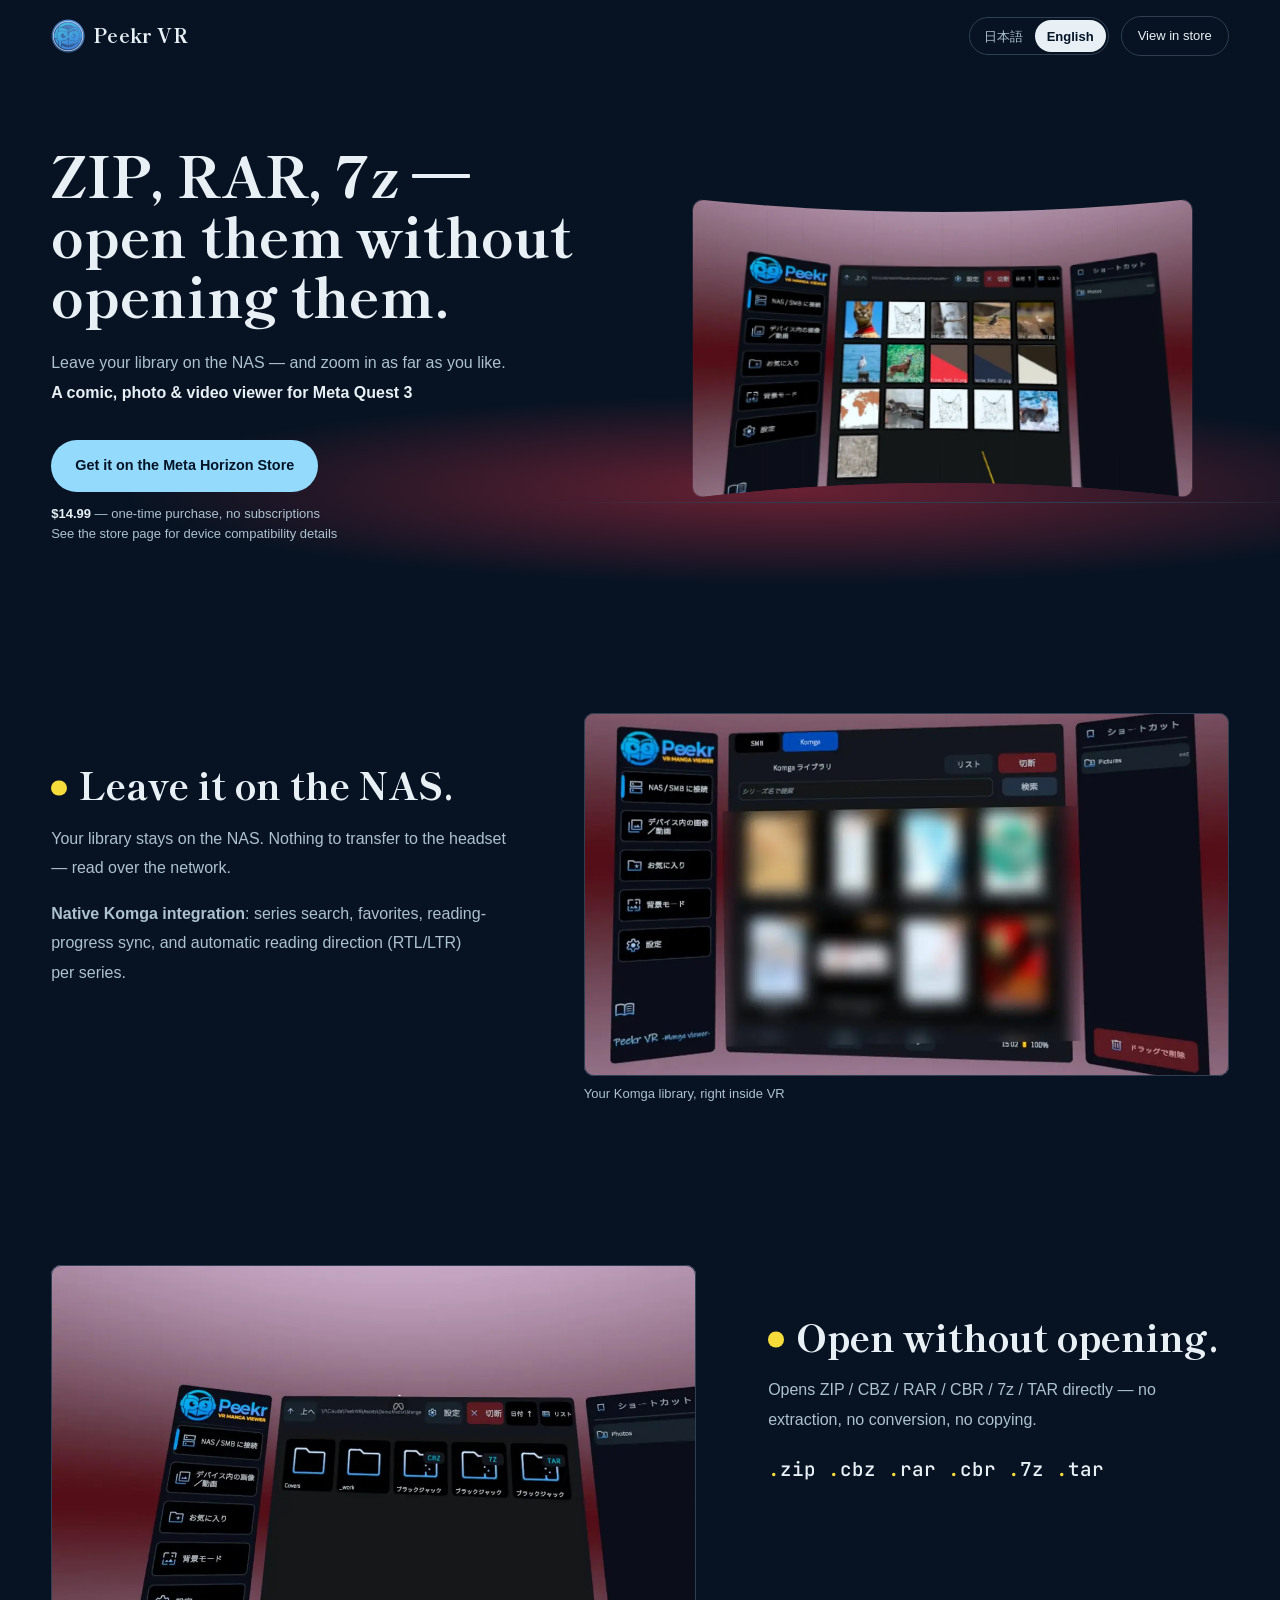
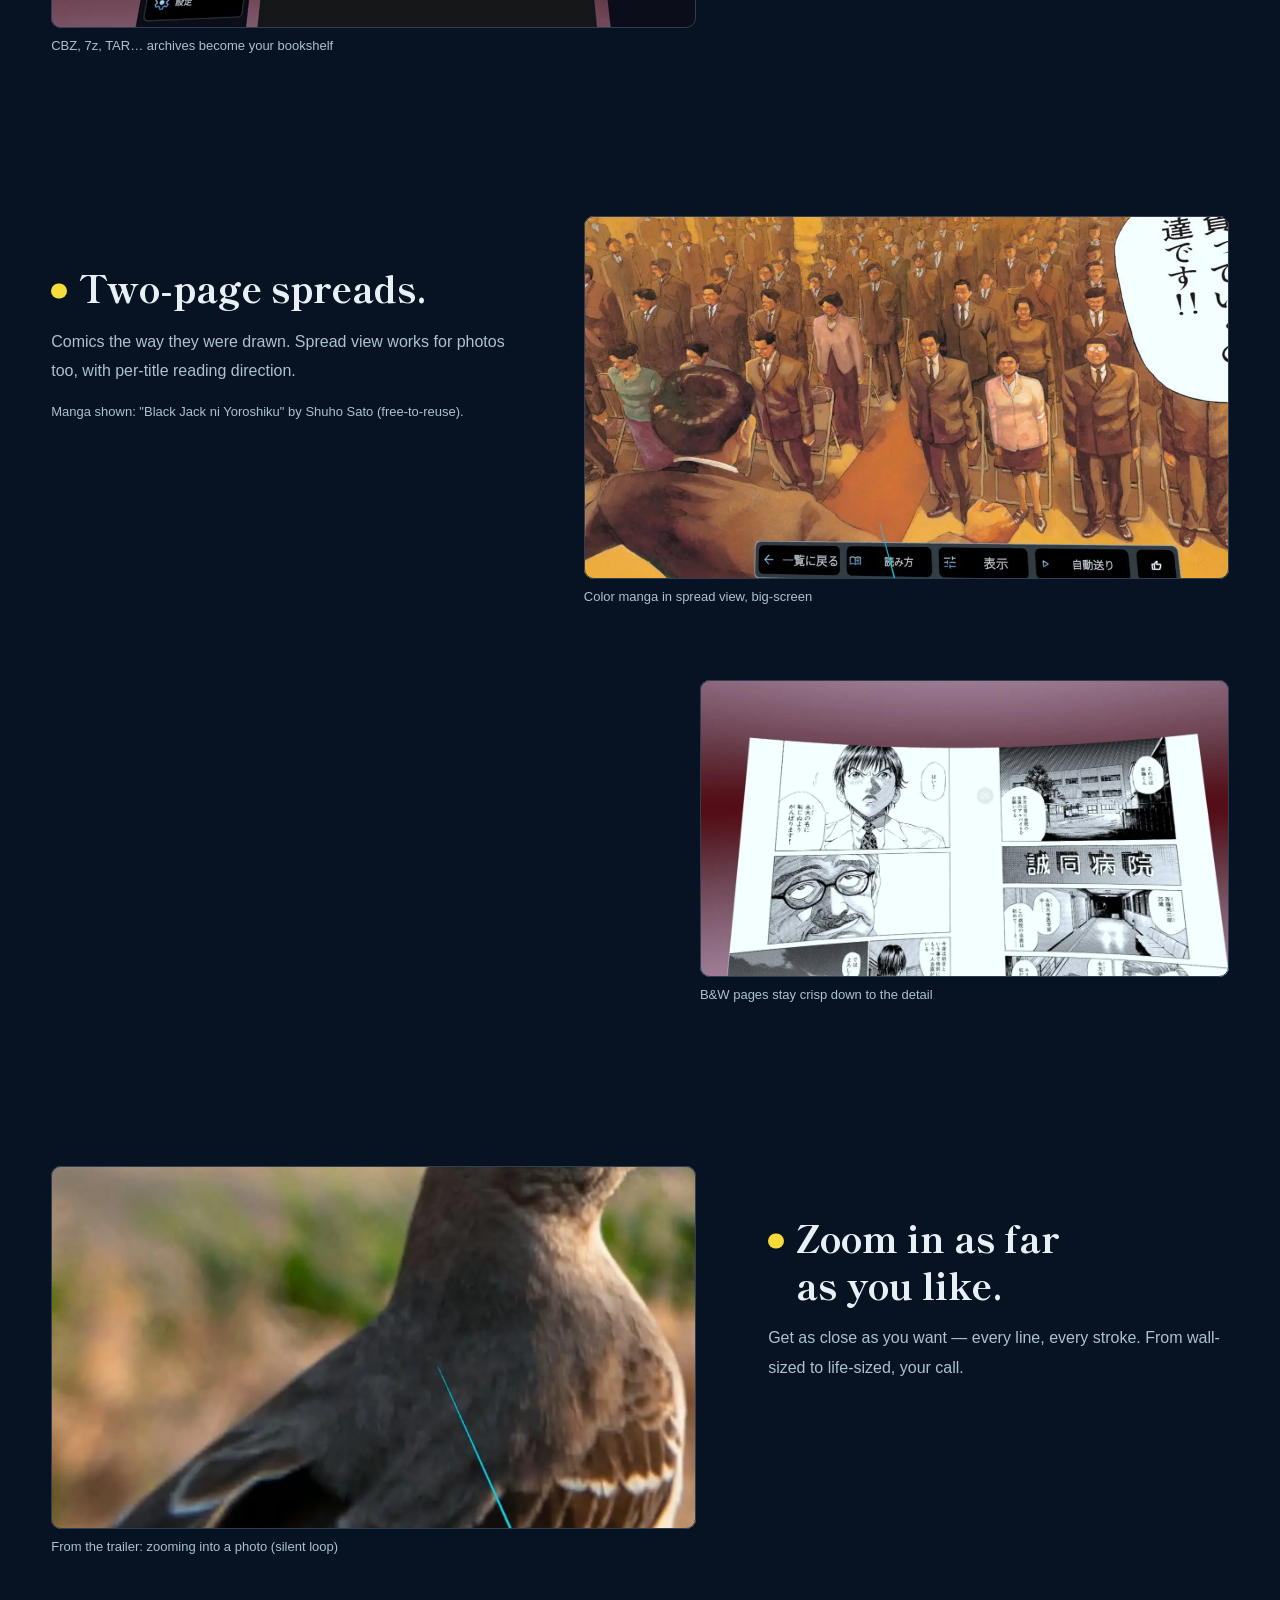
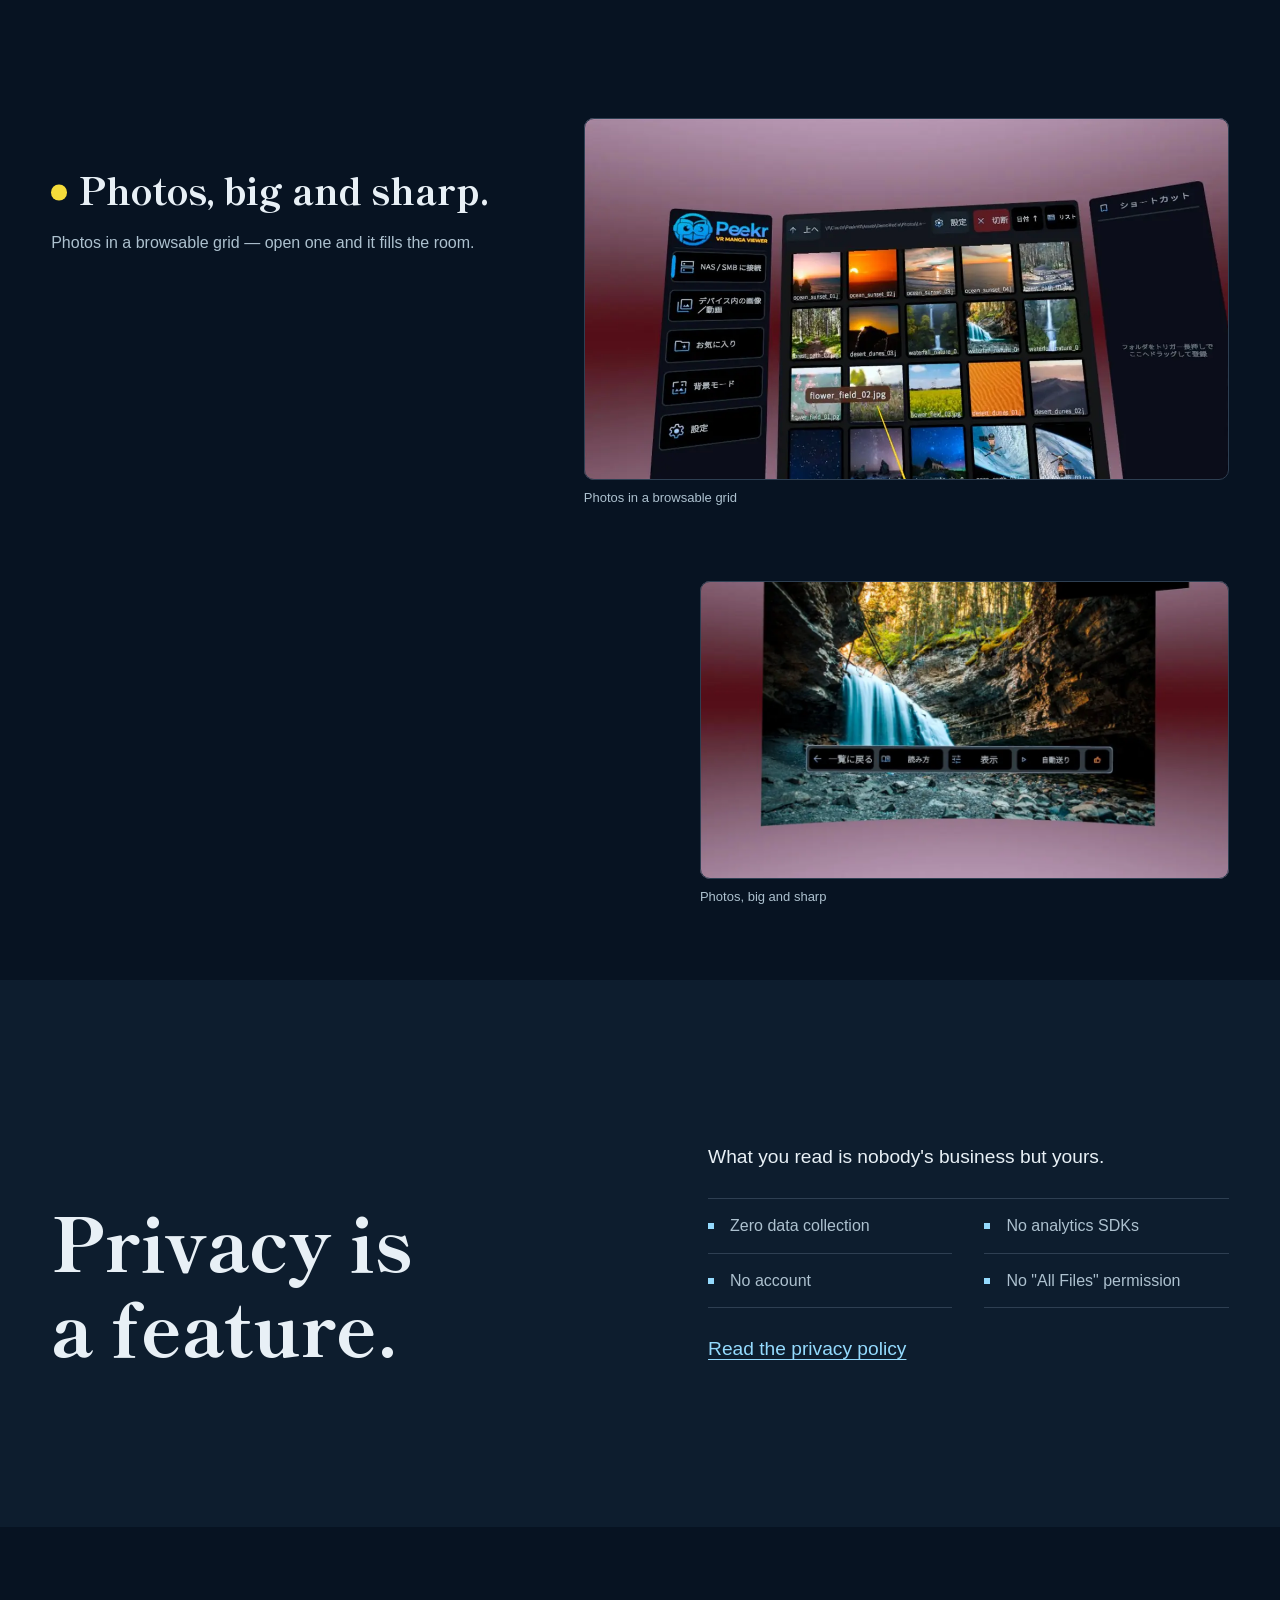
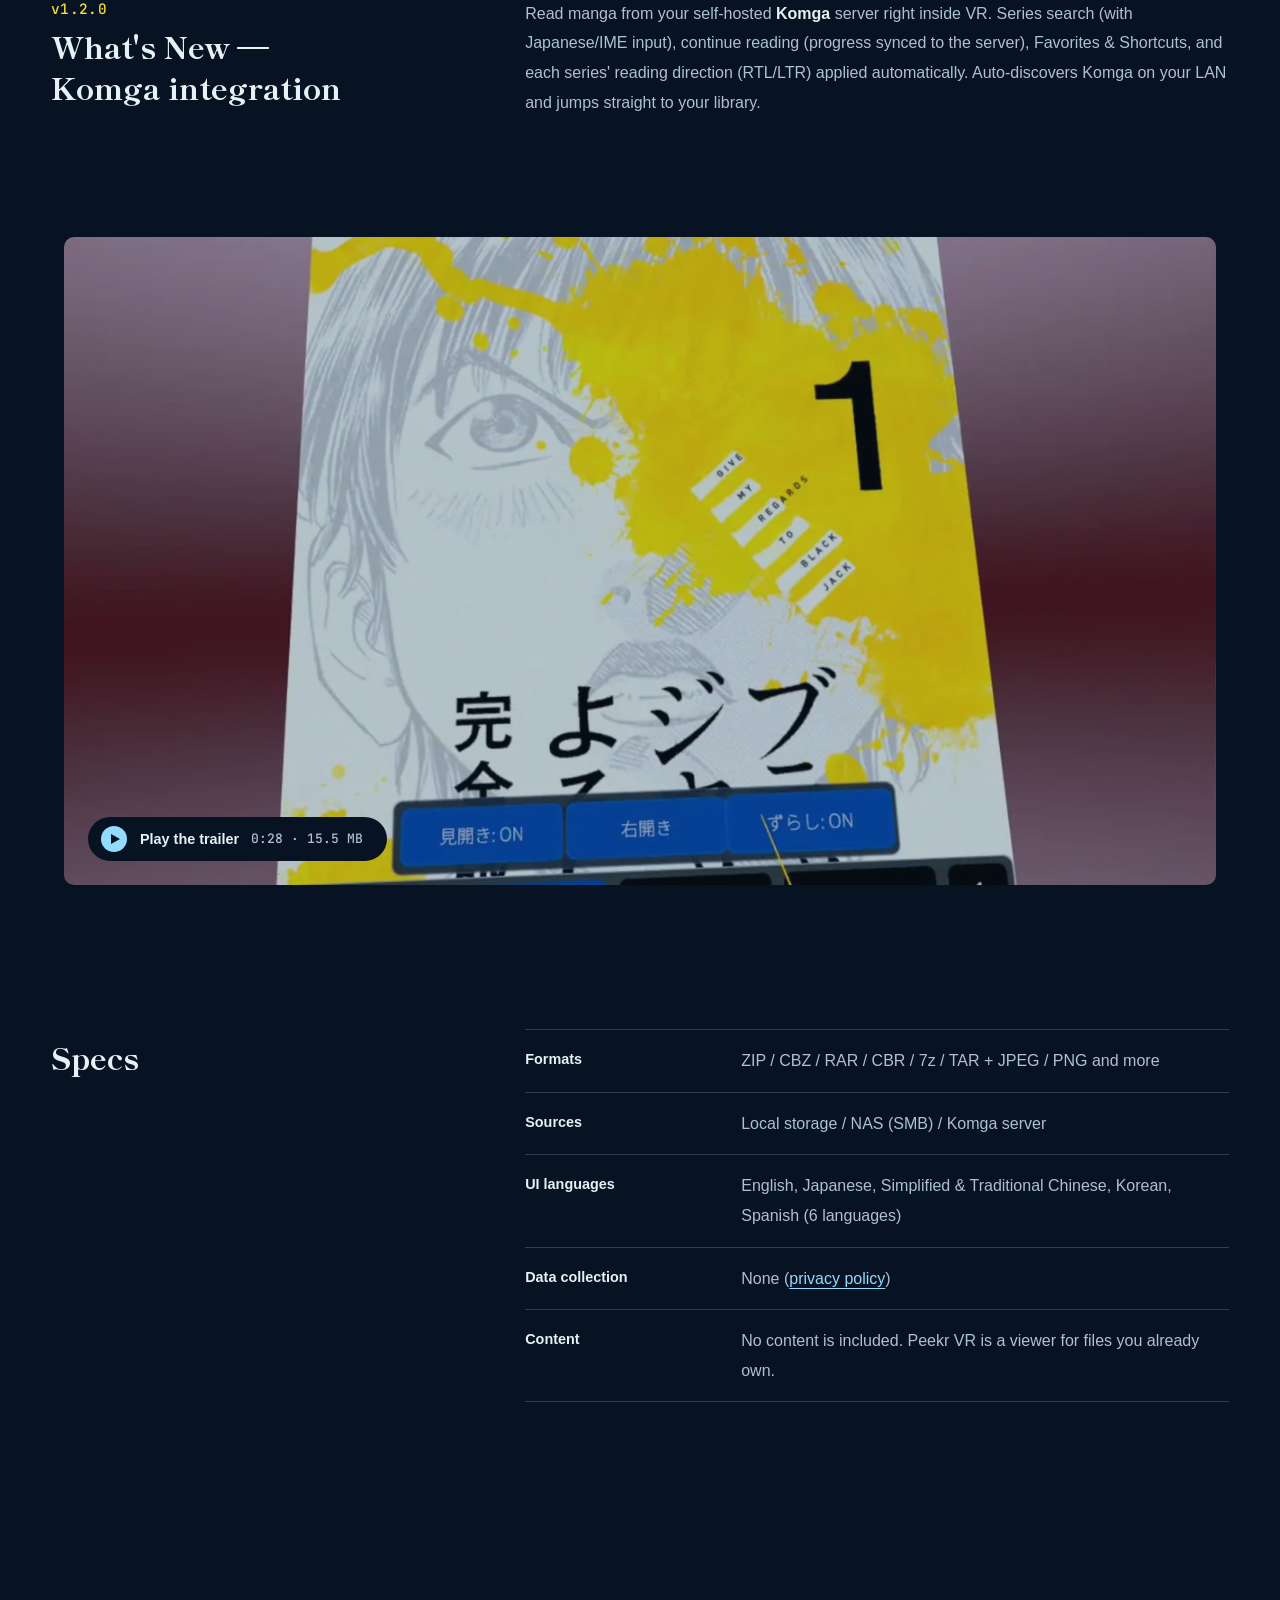
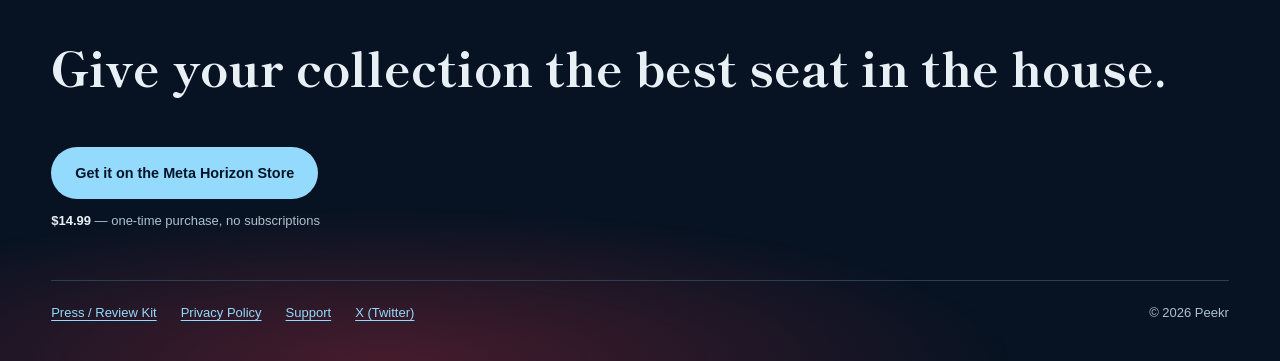
<file: index.html>
<!DOCTYPE html>
<html lang="ja" class="ja">
<head>
<meta charset="utf-8">
<meta name="viewport" content="width=device-width, initial-scale=1, viewport-fit=cover">
<title>Peekr VR — ZIPも RARも 7zも、開かないで開く。| VR comic & photo reader for Meta Quest</title>
<meta name="description" content="Peekr VR — Meta Quest 3 向け 画像・動画・漫画ビューワー。ZIP/CBZ/RAR/7z を解凍せず直読、NAS(SMB)直結、Komga連携、ズーム無制限、データ収集ゼロ。/ A media viewer for Meta Quest 3: read archives without extracting, straight from your NAS or Komga server.">
<meta property="og:title" content="Peekr VR — VR comic & photo reader for Meta Quest">
<meta property="og:description" content="ZIP/CBZ/RAR/7z を解凍せず直読。NAS直結・Komga連携・ズーム無制限・データ収集ゼロ。/ Read your archives in VR — no extraction, straight from your NAS.">
<meta property="og:image" content="https://peekrvr.github.io/assets/trailer_poster.jpg">
<meta property="og:url" content="https://peekrvr.github.io/">
<meta name="twitter:card" content="summary_large_image">
<meta name="theme-color" content="#0b1424">
<link rel="icon" href="./assets/logo_68.png">
<link rel="preload" href="./assets/fonts/shippori-b1-800-sub.woff2" as="font" type="font/woff2" crossorigin>
<link rel="preload" href="./assets/trailer_poster.webp" as="image" type="image/webp" fetchpriority="high">
<link rel="stylesheet" href="./assets/tokens.css">
<link rel="stylesheet" href="./assets/site.css">
<script>
  /* language before first paint: ?lang= → saved → browser */
  (function(){
    var q=null; try{ q=new URLSearchParams(location.search).get('lang'); }catch(e){}
    var s=null; try{ s=localStorage.getItem('peekr_lang'); }catch(e){}
    var l=q||s||((navigator.language||'').toLowerCase().indexOf('ja')===0?'ja':'en');
    l=(l==='ja')?'ja':'en';
    var d=document.documentElement; d.classList.remove('ja','en'); d.classList.add(l); d.lang=l;
  })();
</script>
<script src="./assets/peekr.js" defer></script>
</head>
<body>

<header class="nav">
  <a class="wordmark" href="./index.html"><img src="./assets/logo_68.png" alt="" width="34" height="34">Peekr VR</a>
  <div class="nav__end">
    <div class="langsw" role="group" aria-label="Language">
      <button id="btnJa" type="button" aria-pressed="false" data-set-lang="ja">日本語</button>
      <button id="btnEn" type="button" aria-pressed="false" data-set-lang="en">English</button>
    </div>
    <a class="btn btn--ghost nav__store" data-l="ja" href="https://www.meta.com/ja-jp/experiences/peekr-vr/1157359374130212/">ストアで見る</a>
    <a class="btn btn--ghost nav__store" data-l="en" href="https://www.meta.com/en-us/experiences/peekr-vr/1157359374130212/">View in store</a>
  </div>
</header>

<main>
  <!-- hero: the key visual on a curved panel above the horizon -->
  <section class="hero" aria-labelledby="hero-h">
    <div class="hero__text">
      <h1 id="hero-h"><span data-l="ja"><span class="ln">ZIPも RARも 7zも、</span><br><span class="ln">開かないで開く。</span></span><span data-l="en">ZIP, RAR, 7z —<br>open them without opening them.</span></h1>
      <p class="hero__sub" data-l="ja">NASに置いたまま、どこまでも寄れる。<br><strong>Meta Quest 3 向け 画像・動画・漫画ビューワー</strong></p>
      <p class="hero__sub" data-l="en">Leave your library on the NAS — and zoom in as far as you like.<br><strong>A comic, photo &amp; video viewer for Meta Quest 3</strong></p>
      <div class="buy">
        <a class="btn" data-l="ja" href="https://www.meta.com/ja-jp/experiences/peekr-vr/1157359374130212/">Meta Horizon Store で入手</a>
        <a class="btn" data-l="en" href="https://www.meta.com/en-us/experiences/peekr-vr/1157359374130212/">Get it on the Meta Horizon Store</a>
        <p class="buy__meta" data-l="ja"><span class="buy__price">¥1,980</span>（買い切り・追加課金なし）<br>対応機種などの詳細はストアページをご確認ください</p>
        <p class="buy__meta" data-l="en"><span class="buy__price">$14.99</span> — one-time purchase, no subscriptions<br>See the store page for device compatibility details</p>
      </div>
    </div>

    <figure class="stage" id="stage">
      <div class="stage__box" role="img" aria-label="Peekr VR key visual — the file browser floating in VR">
        <div class="stage__rig">
          <div class="screen" aria-hidden="true">
            <span style="--i:0"></span><span style="--i:1"></span><span style="--i:2"></span><span style="--i:3"></span><span style="--i:4"></span><span style="--i:5"></span><span style="--i:6"></span><span style="--i:7"></span><span style="--i:8"></span><span style="--i:9"></span><span style="--i:10"></span><span style="--i:11"></span><span style="--i:12"></span><span style="--i:13"></span>
          </div>
        </div>
      </div>
    </figure>
  </section>

  <!-- walkthrough: one session in the headset, step by step -->
  <section class="walk" aria-label="Features">
    <h2 class="vh" data-l="ja">特長</h2>
    <h2 class="vh" data-l="en">Features</h2>

    <article class="step">
      <div class="step__text">
        <h3 data-l="ja">置いたまま、読む。</h3>
        <h3 data-l="en">Leave it on the NAS.</h3>
        <p data-l="ja">蔵書はNASに置いたまま。Questへの転送は要りません。ネットワーク越しにそのまま読めます。</p>
        <p data-l="en">Your library stays on the NAS. Nothing to transfer to the headset — read over the network.</p>
        <p data-l="ja"><strong>Komga サーバー連携</strong>：シリーズ検索（日本語入力対応）・お気に入り・読書進捗の同期・読み方向（右開き/左開き）の自動反映。</p>
        <p data-l="en"><strong>Native Komga integration</strong>: series search, favorites, reading-progress sync, and automatic reading direction (RTL/LTR) per series.</p>
      </div>
      <div class="step__figs">
        <figure class="panel">
          <picture><source srcset="./assets/06_komga.webp" type="image/webp"><img src="./assets/06_komga.jpg" width="1200" height="675" loading="lazy" decoding="async" alt="Komga library browsed inside Peekr VR"></picture>
          <figcaption data-l="ja">Komgaライブラリにそのままアクセス</figcaption>
          <figcaption data-l="en">Your Komga library, right inside VR</figcaption>
        </figure>
      </div>
    </article>

    <article class="step step--flip">
      <div class="step__text">
        <h3 data-l="ja">開かないで開く。</h3>
        <h3 data-l="en">Open without opening.</h3>
        <p data-l="ja">ZIP / CBZ / RAR / CBR / 7z / TAR を解凍せずに直接オープン。変換もコピーも不要です。</p>
        <p data-l="en">Opens ZIP / CBZ / RAR / CBR / 7z / TAR directly — no extraction, no conversion, no copying.</p>
        <ul class="ext" aria-label="Formats">
          <li>zip</li><li>cbz</li><li>rar</li><li>cbr</li><li>7z</li><li>tar</li>
        </ul>
      </div>
      <div class="step__figs">
        <figure class="panel">
          <picture><source srcset="./assets/03_formats_cbz_7z_tar.webp" type="image/webp"><img src="./assets/03_formats_cbz_7z_tar.jpg" width="1200" height="675" loading="lazy" decoding="async" alt="CBZ, 7z and TAR archives listed as a bookshelf in Peekr VR"></picture>
          <figcaption data-l="ja">CBZ・7z・TAR…圧縮のまま本棚に</figcaption>
          <figcaption data-l="en">CBZ, 7z, TAR… archives become your bookshelf</figcaption>
        </figure>
      </div>
    </article>

    <article class="step">
      <div class="step__text">
        <h3 data-l="ja">見開きで。</h3>
        <h3 data-l="en">Two-page spreads.</h3>
        <p data-l="ja">漫画は見開きで。写真にも見開き表示を拡張。読み方向は作品ごとに切り替えできます。</p>
        <p data-l="en">Comics the way they were drawn. Spread view works for photos too, with per-title reading direction.</p>
        <p class="credit" data-l="ja">漫画作例：「ブラックジャックによろしく」佐藤秀峰（二次利用フリー作品）</p>
        <p class="credit" data-l="en">Manga shown: "Black Jack ni Yoroshiku" by Shuho Sato (free-to-reuse).</p>
      </div>
      <div class="step__figs step__figs--pair">
        <figure class="panel">
          <picture><source srcset="./assets/01_manga_spread_color.webp" type="image/webp"><img src="./assets/01_manga_spread_color.jpg" width="1200" height="675" loading="lazy" decoding="async" alt="Color manga shown as a two-page spread on a large virtual screen"></picture>
          <figcaption data-l="ja">見開きでカラー漫画を大画面表示</figcaption>
          <figcaption data-l="en">Color manga in spread view, big-screen</figcaption>
        </figure>
        <figure class="panel">
          <picture><source srcset="./assets/02_manga_spread_bw.webp" type="image/webp"><img src="./assets/02_manga_spread_bw.jpg" width="1200" height="675" loading="lazy" decoding="async" alt="Black-and-white manga spread with fine linework"></picture>
          <figcaption data-l="ja">モノクロ原稿も細部までくっきり</figcaption>
          <figcaption data-l="en">B&amp;W pages stay crisp down to the detail</figcaption>
        </figure>
      </div>
    </article>

    <article class="step step--flip">
      <div class="step__text">
        <h3 data-l="ja">どこまでも寄れる。</h3>
        <h3 data-l="en">Zoom in as far as you like.</h3>
        <p data-l="ja">作家の筆づかい、線の入り抜き。心ゆくまで寄って読めます。大画面も原寸も自由自在。</p>
        <p data-l="en">Get as close as you want — every line, every stroke. From wall-sized to life-sized, your call.</p>
      </div>
      <div class="step__figs">
        <figure class="panel">
          <video class="js-loop" muted loop playsinline preload="none" width="960" height="540" poster="./assets/zoom_loop_poster.webp" aria-label="Zooming into a photo in Peekr VR (excerpt from the trailer)">
            <source src="./assets/zoom_loop.mp4" type="video/mp4">
          </video>
          <figcaption data-l="ja">予告編より：写真を拡大していく様子（無音・繰り返し）</figcaption>
          <figcaption data-l="en">From the trailer: zooming into a photo (silent loop)</figcaption>
        </figure>
      </div>
    </article>

    <article class="step">
      <div class="step__text">
        <h3 data-l="ja">写真も、大画面で。</h3>
        <h3 data-l="en">Photos, big and sharp.</h3>
        <p data-l="ja">写真はグリッドで一覧。開けば大画面・高精細で。</p>
        <p data-l="en">Photos in a browsable grid — open one and it fills the room.</p>
      </div>
      <div class="step__figs step__figs--pair">
        <figure class="panel">
          <picture><source srcset="./assets/04_photo_grid.webp" type="image/webp"><img src="./assets/04_photo_grid.jpg" width="1200" height="675" loading="lazy" decoding="async" alt="Photo thumbnails in a grid inside Peekr VR"></picture>
          <figcaption data-l="ja">写真はグリッドで一覧</figcaption>
          <figcaption data-l="en">Photos in a browsable grid</figcaption>
        </figure>
        <figure class="panel">
          <picture><source srcset="./assets/05_photo_fullscreen.webp" type="image/webp"><img src="./assets/05_photo_fullscreen.jpg" width="1200" height="675" loading="lazy" decoding="async" alt="A single photo displayed full-screen in VR"></picture>
          <figcaption data-l="ja">写真も大画面・高精細で</figcaption>
          <figcaption data-l="en">Photos, big and sharp</figcaption>
        </figure>
      </div>
    </article>
  </section>

  <!-- privacy as a feature -->
  <section class="quiet" aria-labelledby="quiet-h">
    <h2 id="quiet-h"><span data-l="ja">プライバシーは、<br>機能です。</span><span data-l="en">Privacy is<br>a feature.</span></h2>
    <div class="quiet__body">
      <p data-l="ja">あなたが何を読むかは、あなただけのものです。</p>
      <p data-l="en">What you read is nobody's business but yours.</p>
      <ul class="facts" data-l="ja">
        <li>データ収集ゼロ</li>
        <li>解析SDKなし</li>
        <li>アカウント不要</li>
        <li>全ファイルアクセス権限を使わない</li>
      </ul>
      <ul class="facts" data-l="en">
        <li>Zero data collection</li>
        <li>No analytics SDKs</li>
        <li>No account</li>
        <li>No "All Files" permission</li>
      </ul>
      <p data-l="ja"><a href="./privacy.html">プライバシーポリシーを読む</a></p>
      <p data-l="en"><a href="./privacy.html">Read the privacy policy</a></p>
    </div>
  </section>

  <!-- what's new -->
  <section class="news" aria-labelledby="news-h">
    <h2 id="news-h"><span class="ver">v1.2.0</span><span data-l="ja">新着 — Komga 連携</span><span data-l="en">What's New — Komga integration</span></h2>
    <div>
      <p data-l="ja">自宅のNASに置いた <strong>Komga</strong> サーバーのマンガを、VRでそのまま閲覧できるようになりました。シリーズ検索（日本語入力に対応）、続きから読む（読書進捗をサーバーと同期）、お気に入り・ショートカット登録、シリーズごとの読み方向（右開き／左開き）の自動反映に対応。LAN上の Komga を自動検出し、設定済みなら起動後すぐライブラリへ。</p>
      <p data-l="en">Read manga from your self-hosted <strong>Komga</strong> server right inside VR. Series search (with Japanese/IME input), continue reading (progress synced to the server), Favorites &amp; Shortcuts, and each series' reading direction (RTL/LTR) applied automatically. Auto-discovers Komga on your LAN and jumps straight to your library.</p>
    </div>
  </section>

  <!-- trailer: nothing downloads until asked (15.5 MB) -->
  <section class="reel" aria-labelledby="reel-h">
    <h2 id="reel-h" class="vh"><span data-l="ja">トレーラー</span><span data-l="en">Trailer</span></h2>
    <a class="reel__btn js-reel" href="./assets/trailer.mp4">
      <picture><source srcset="./assets/trailer_cover.webp" type="image/webp"><img src="./assets/trailer_cover.jpg" width="1280" height="720" loading="lazy" decoding="async" alt=""></picture>
      <span class="reel__label">
        <svg viewBox="0 0 28 28" aria-hidden="true"><circle cx="14" cy="14" r="13" fill="var(--color-accent)"/><path d="M11 9 L20 14 L11 19 Z" fill="var(--color-accent-ink)"/></svg>
        <span data-l="ja">トレーラーを再生</span><span data-l="en">Play the trailer</span>
        <span class="mono">0:28 · 15.5 MB</span>
      </span>
    </a>
  </section>

  <!-- spec -->
  <section class="spec" aria-labelledby="spec-h">
    <h2 id="spec-h"><span data-l="ja">仕様</span><span data-l="en">Specs</span></h2>
    <dl>
      <div class="row">
        <dt><span data-l="ja">対応フォーマット</span><span data-l="en">Formats</span></dt>
        <dd>ZIP / CBZ / RAR / CBR / 7z / TAR + JPEG / PNG <span data-l="ja">ほか</span><span data-l="en">and more</span></dd>
      </div>
      <div class="row">
        <dt><span data-l="ja">接続</span><span data-l="en">Sources</span></dt>
        <dd><span data-l="ja">本体ストレージ／NAS（SMB）／Komga サーバー</span><span data-l="en">Local storage / NAS (SMB) / Komga server</span></dd>
      </div>
      <div class="row">
        <dt><span data-l="ja">UI言語</span><span data-l="en">UI languages</span></dt>
        <dd><span data-l="ja">日本語・英語・簡体字中国語・繁体字中国語・韓国語・スペイン語（6言語）</span><span data-l="en">English, Japanese, Simplified &amp; Traditional Chinese, Korean, Spanish (6 languages)</span></dd>
      </div>
      <div class="row">
        <dt><span data-l="ja">データ収集</span><span data-l="en">Data collection</span></dt>
        <dd><span data-l="ja">ゼロ（<a href="./privacy.html">プライバシーポリシー</a>）</span><span data-l="en">None (<a href="./privacy.html">privacy policy</a>)</span></dd>
      </div>
      <div class="row">
        <dt><span data-l="ja">コンテンツ</span><span data-l="en">Content</span></dt>
        <dd><span data-l="ja">本アプリにコンテンツは含まれません。お手持ちのファイルを表示するビューワーです。</span><span data-l="en">No content is included. Peekr VR is a viewer for files you already own.</span></dd>
      </div>
    </dl>
  </section>
</main>

<footer class="end">
  <p class="end__line" data-l="ja">あなたの蔵書に、いちばん静かな特等席を。</p>
  <p class="end__line" data-l="en">Give your collection the best seat in the house.</p>
  <div class="buy">
    <a class="btn" data-l="ja" href="https://www.meta.com/ja-jp/experiences/peekr-vr/1157359374130212/">Meta Horizon Store で入手</a>
    <a class="btn" data-l="en" href="https://www.meta.com/en-us/experiences/peekr-vr/1157359374130212/">Get it on the Meta Horizon Store</a>
    <p class="buy__meta" data-l="ja"><span class="buy__price">¥1,980</span>（買い切り・追加課金なし）</p>
    <p class="buy__meta" data-l="en"><span class="buy__price">$14.99</span> — one-time purchase, no subscriptions</p>
  </div>
  <div class="end__meta">
    <nav aria-label="Site">
      <a href="./press.html" data-l="ja">プレス／レビューキット</a>
      <a href="./press.html" data-l="en">Press / Review Kit</a>
      <a href="./privacy.html" data-l="ja">プライバシーポリシー</a>
      <a href="./privacy.html" data-l="en">Privacy Policy</a>
      <a href="mailto:peekrvr.app@gmail.com" data-l="ja">サポート</a>
      <a href="mailto:peekrvr.app@gmail.com" data-l="en">Support</a>
      <a href="https://x.com/PeekrVR">X (Twitter)</a>
    </nav>
    <span class="end__copy">&copy; 2026 Peekr</span>
  </div>
</footer>

</body>
</html>
</file>
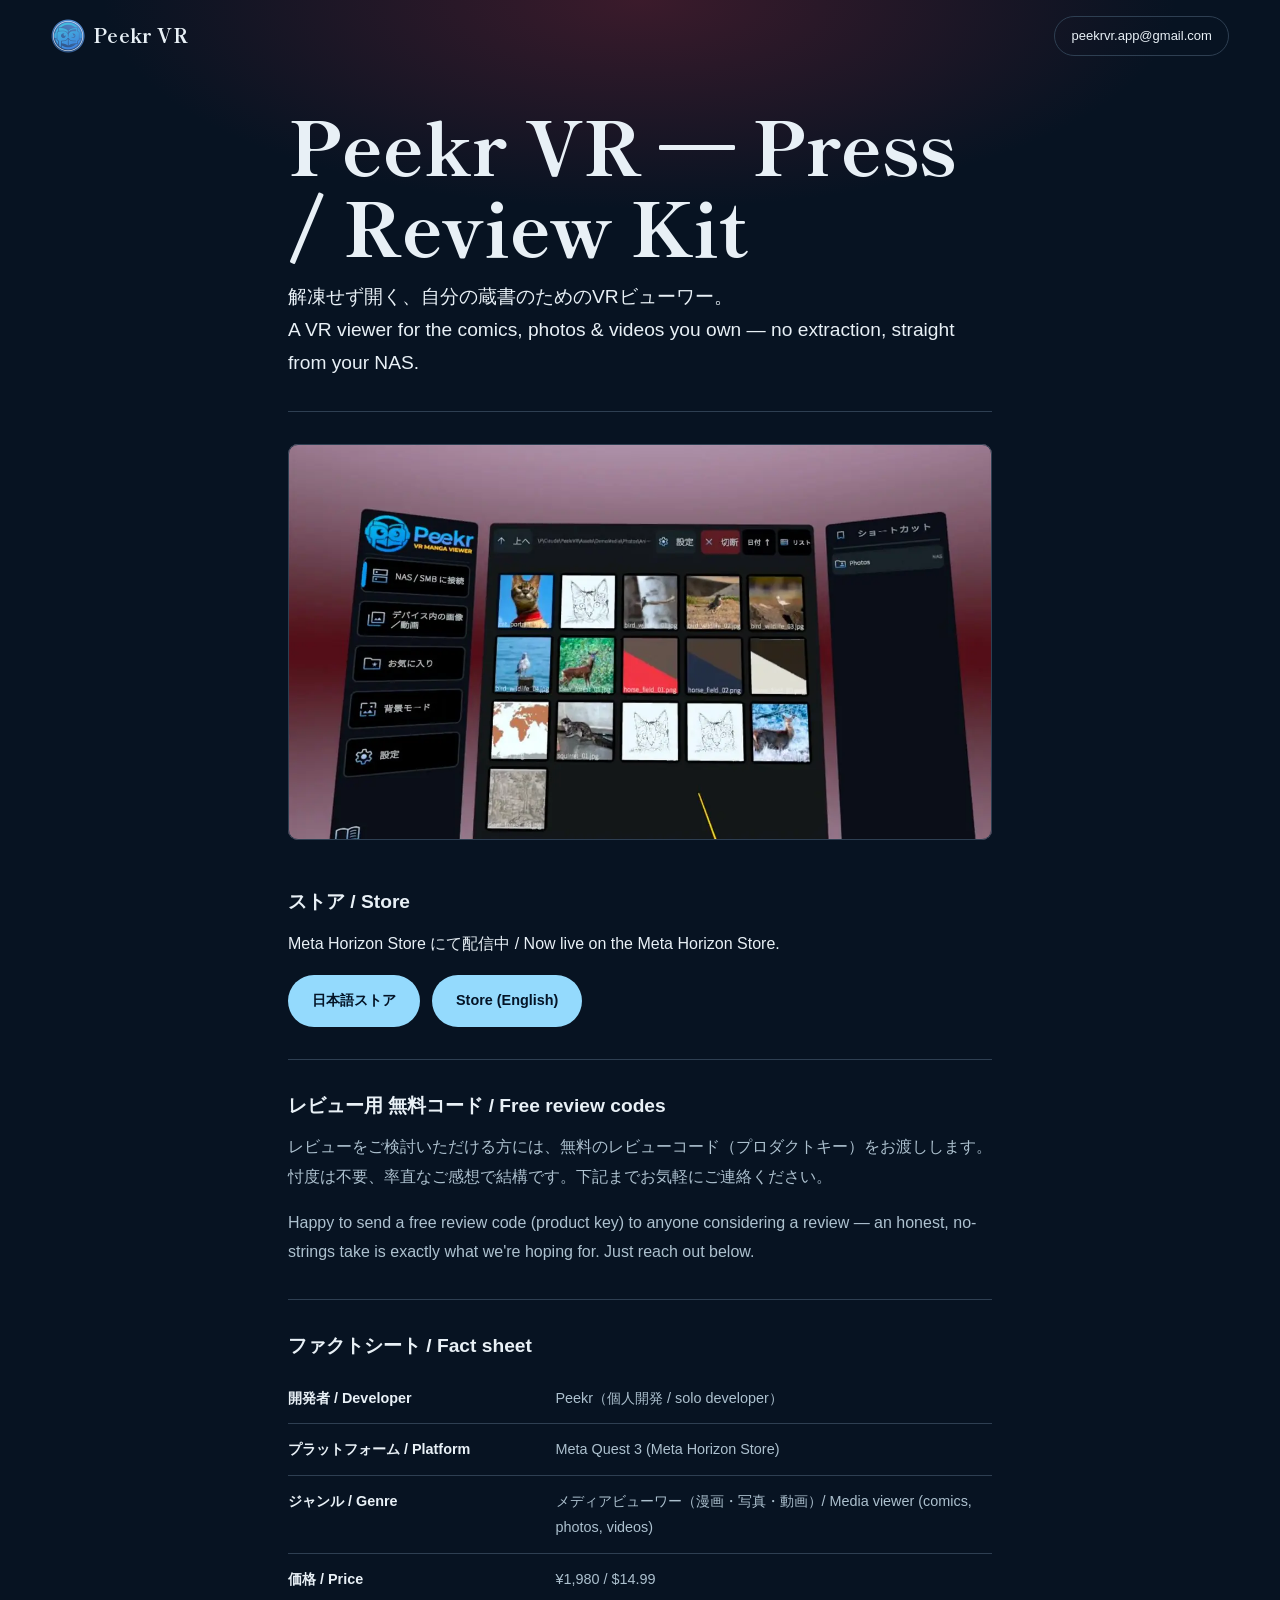
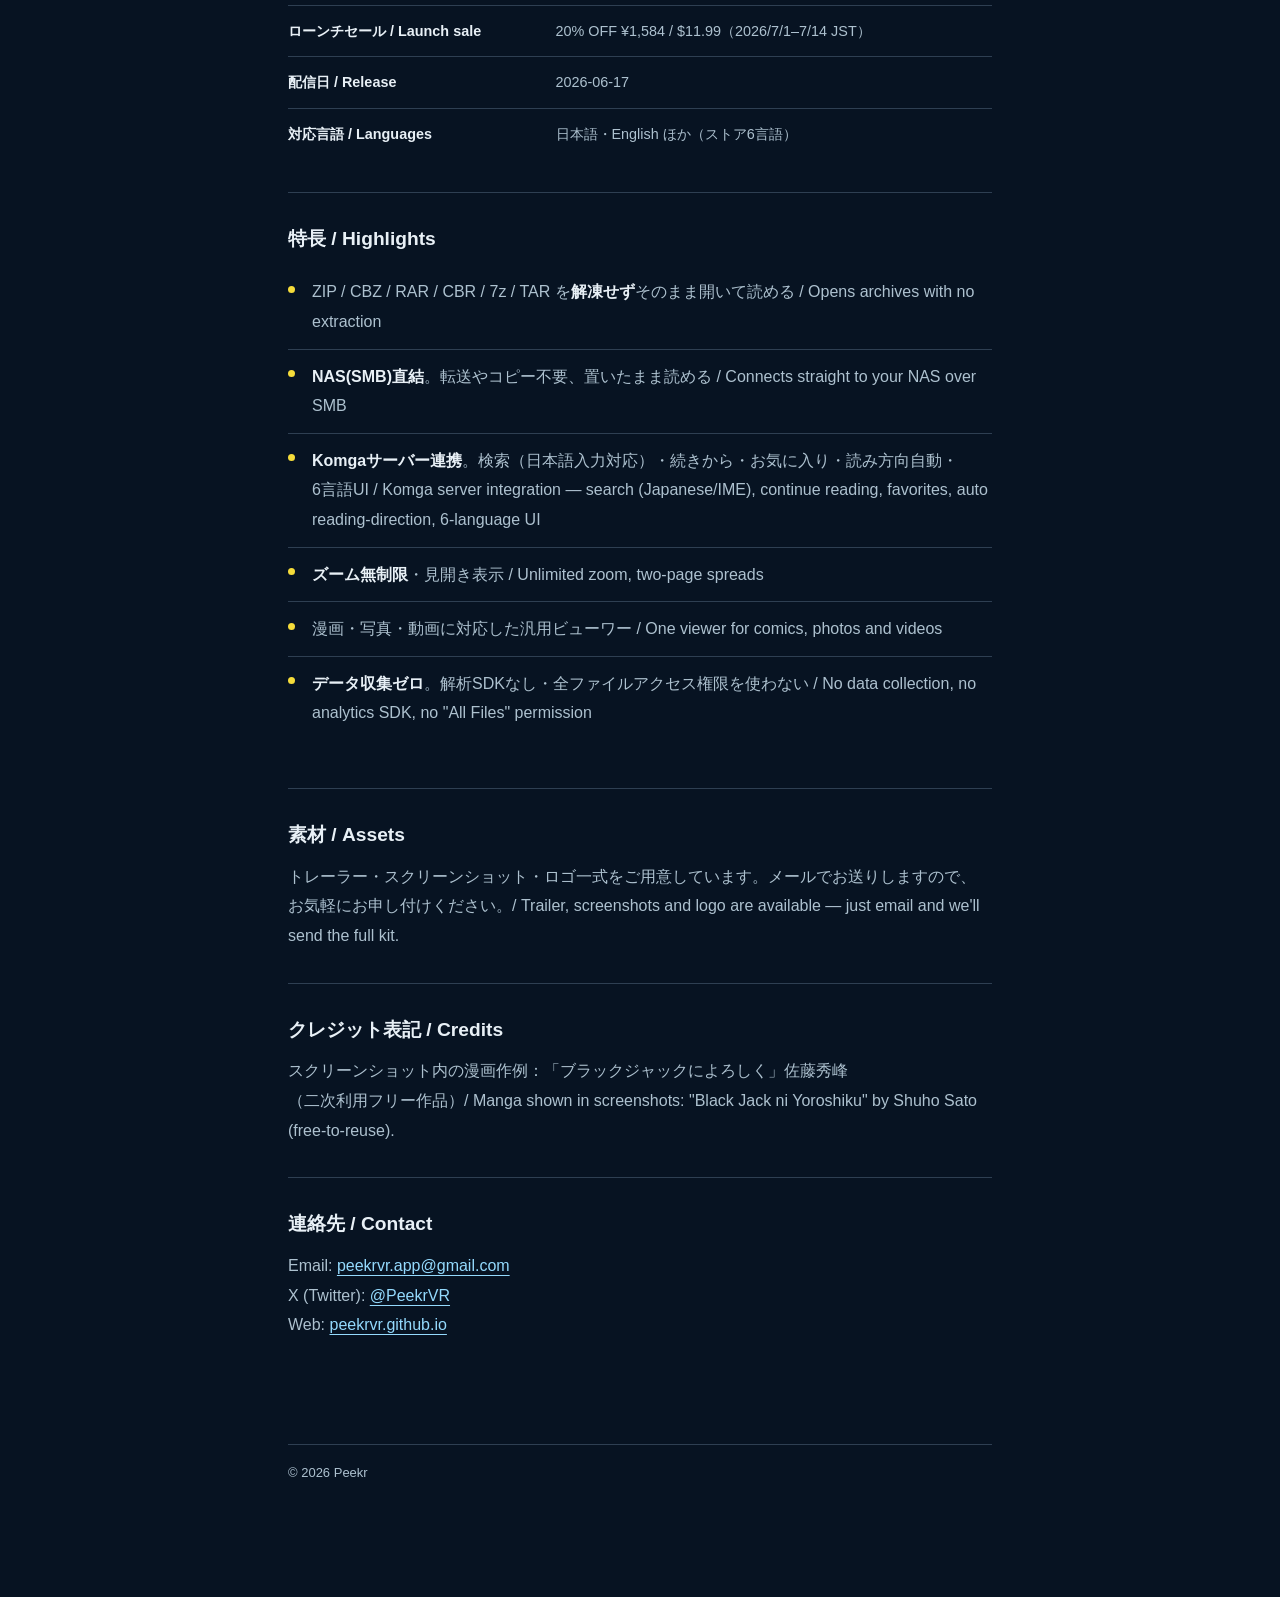
<file: press.html>
<!DOCTYPE html>
<html lang="ja">
<head>
<meta charset="utf-8">
<meta name="viewport" content="width=device-width, initial-scale=1, viewport-fit=cover">
<title>Peekr VR — Press / Review Kit</title>
<meta name="description" content="Peekr VR press & review kit — facts, features, assets, and free review codes for Meta Quest 3.">
<meta name="theme-color" content="#0b1424">
<link rel="icon" href="./assets/logo_68.png">
<link rel="preload" href="./assets/fonts/shippori-b1-800-sub.woff2" as="font" type="font/woff2" crossorigin>
<link rel="stylesheet" href="./assets/tokens.css">
<link rel="stylesheet" href="./assets/site.css">
</head>
<body class="presskit">

<header class="nav">
  <a class="wordmark" href="./index.html"><img src="./assets/logo_68.png" alt="" width="34" height="34">Peekr VR</a>
  <a class="btn btn--ghost nav__store" href="mailto:peekrvr.app@gmail.com">peekrvr.app@gmail.com</a>
</header>

<main class="doc press">
  <div class="press-head">
    <h1>Peekr VR — Press / Review Kit</h1>
    <p class="tagline">解凍せず開く、自分の蔵書のためのVRビューワー。<br>
    <span lang="en">A VR viewer for the comics, photos &amp; videos you own — no extraction, straight from your NAS.</span></p>
  </div>

  <figure class="press-visual">
    <picture><source srcset="./assets/trailer_poster.webp" type="image/webp"><img src="./assets/trailer_poster.jpg" width="1280" height="720" alt="Peekr VR key visual — the file browser floating in VR"></picture>
  </figure>

  <section class="kit-sec">
    <h2>ストア / Store</h2>
    <p class="lead">Meta Horizon Store にて配信中 / Now live on the Meta Horizon Store.</p>
    <div class="btns">
      <a class="btn" href="https://www.meta.com/ja-jp/experiences/peekr-vr/1157359374130212/">日本語ストア</a>
      <a class="btn" href="https://www.meta.com/en-us/experiences/peekr-vr/1157359374130212/">Store (English)</a>
    </div>
  </section>

  <section class="kit-sec kit-sec--codes">
    <h2>レビュー用 無料コード / Free review codes</h2>
    <p>レビューをご検討いただける方には、無料のレビューコード（プロダクトキー）をお渡しします。忖度は不要、率直なご感想で結構です。下記までお気軽にご連絡ください。</p>
    <p lang="en">Happy to send a free review code (product key) to anyone considering a review — an honest, no-strings take is exactly what we're hoping for. Just reach out below.</p>
  </section>

  <section class="kit-sec">
    <h2>ファクトシート / Fact sheet</h2>
    <table class="facts-tbl">
      <tr><th>開発者 / Developer</th><td>Peekr（個人開発 / solo developer）</td></tr>
      <tr><th>プラットフォーム / Platform</th><td>Meta Quest 3 (Meta Horizon Store)</td></tr>
      <tr><th>ジャンル / Genre</th><td>メディアビューワー（漫画・写真・動画）/ Media viewer (comics, photos, videos)</td></tr>
      <tr><th>価格 / Price</th><td>¥1,980 / $14.99</td></tr>
      <tr><th>ローンチセール / Launch sale</th><td>20% OFF ¥1,584 / $11.99（2026/7/1–7/14 JST）</td></tr>
      <tr><th>配信日 / Release</th><td>2026-06-17</td></tr>
      <tr><th>対応言語 / Languages</th><td>日本語・English ほか（ストア6言語）</td></tr>
    </table>
  </section>

  <section class="kit-sec">
    <h2>特長 / Highlights</h2>
    <ul class="hl">
      <li>ZIP / CBZ / RAR / CBR / 7z / TAR を<strong>解凍せず</strong>そのまま開いて読める / Opens archives with no extraction</li>
      <li><strong>NAS(SMB)直結</strong>。転送やコピー不要、置いたまま読める / Connects straight to your NAS over SMB</li>
      <li><strong>Komgaサーバー連携</strong>。検索（日本語入力対応）・続きから・お気に入り・読み方向自動・6言語UI / Komga server integration — search (Japanese/IME), continue reading, favorites, auto reading-direction, 6-language UI</li>
      <li><strong>ズーム無制限</strong>・見開き表示 / Unlimited zoom, two-page spreads</li>
      <li>漫画・写真・動画に対応した汎用ビューワー / One viewer for comics, photos and videos</li>
      <li><strong>データ収集ゼロ</strong>。解析SDKなし・全ファイルアクセス権限を使わない / No data collection, no analytics SDK, no "All Files" permission</li>
    </ul>
  </section>

  <section class="kit-sec">
    <h2>素材 / Assets</h2>
    <p>トレーラー・スクリーンショット・ロゴ一式をご用意しています。メールでお送りしますので、お気軽にお申し付けください。/ Trailer, screenshots and logo are available — just email and we'll send the full kit.</p>
  </section>

  <section class="kit-sec">
    <h2>クレジット表記 / Credits</h2>
    <p>スクリーンショット内の漫画作例：「ブラックジャックによろしく」佐藤秀峰（二次利用フリー作品）/ Manga shown in screenshots: "Black Jack ni Yoroshiku" by Shuho Sato (free-to-reuse).</p>
  </section>

  <section class="kit-sec">
    <h2>連絡先 / Contact</h2>
    <p>Email: <a href="mailto:peekrvr.app@gmail.com">peekrvr.app@gmail.com</a><br>
    X (Twitter): <a href="https://x.com/PeekrVR">@PeekrVR</a><br>
    Web: <a href="https://peekrvr.github.io/">peekrvr.github.io</a></p>
  </section>

  <footer>&copy; 2026 Peekr</footer>
</main>
</body>
</html>
</file>
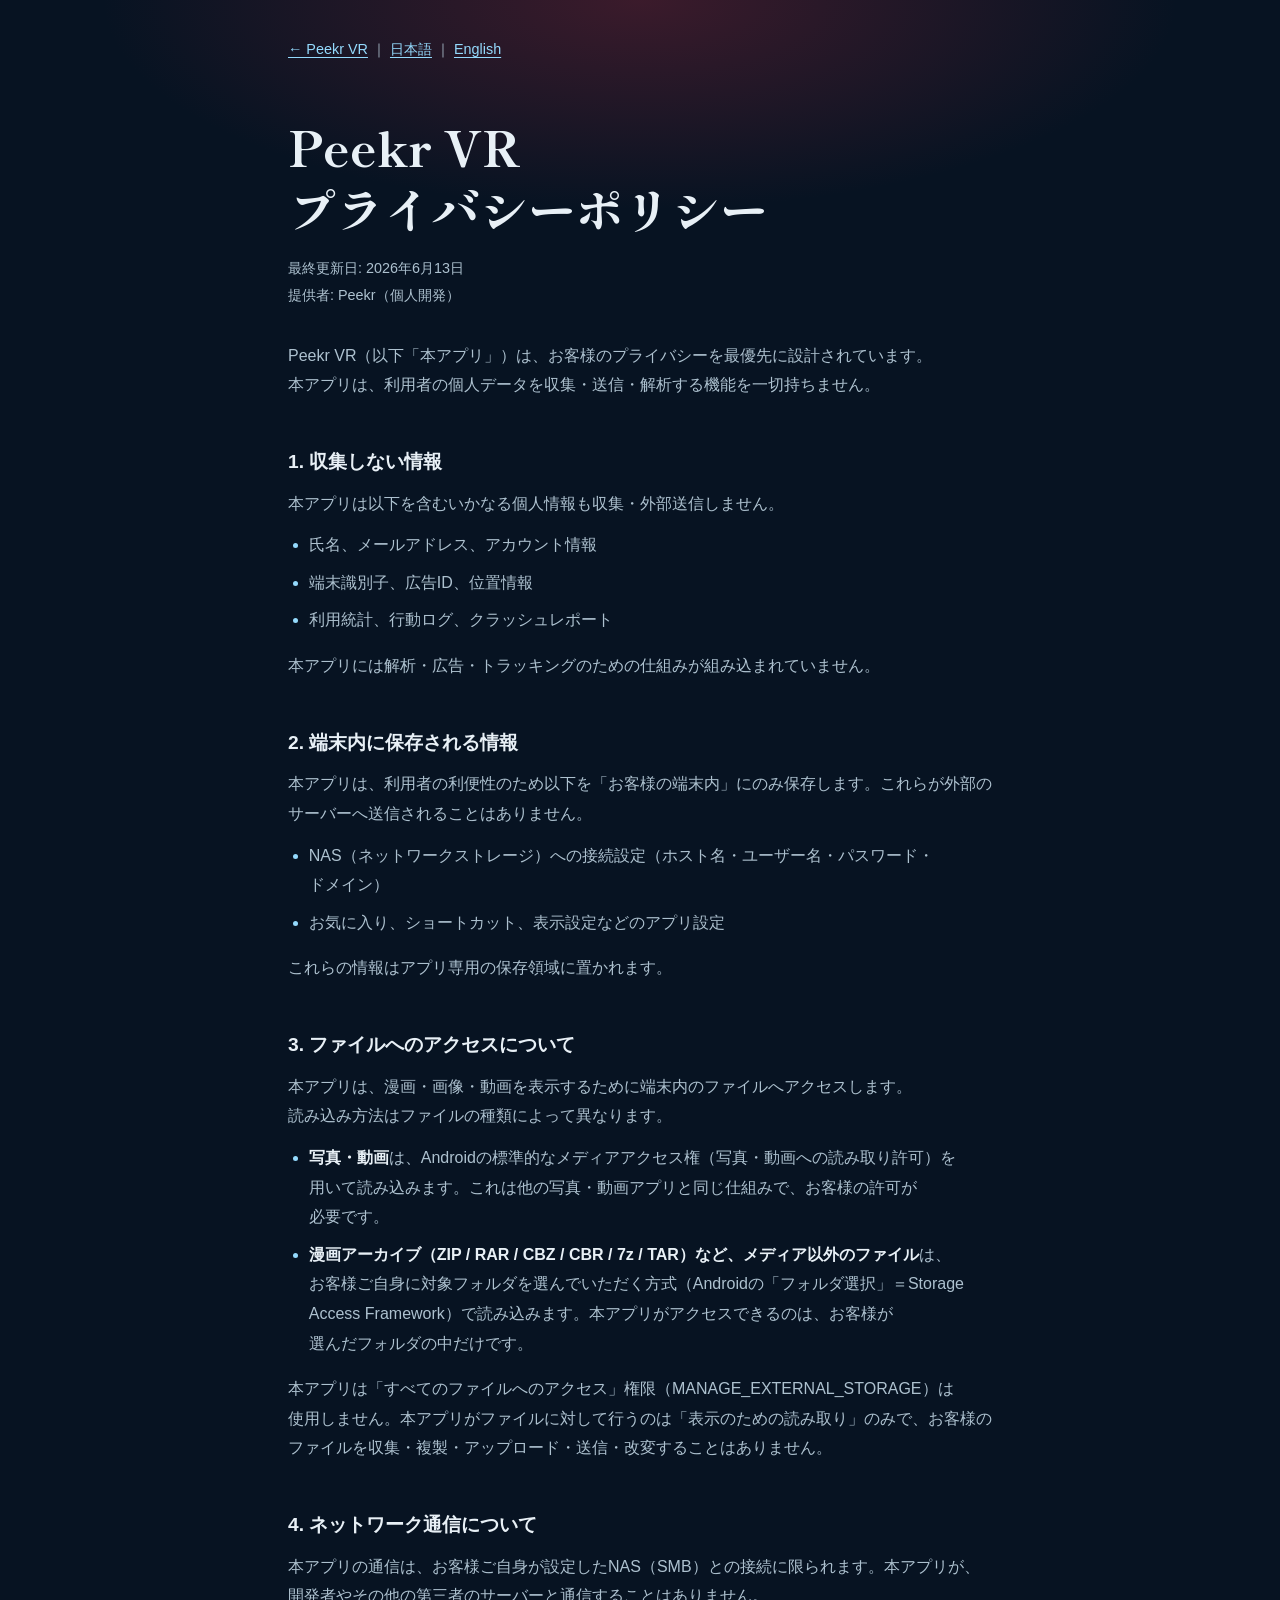
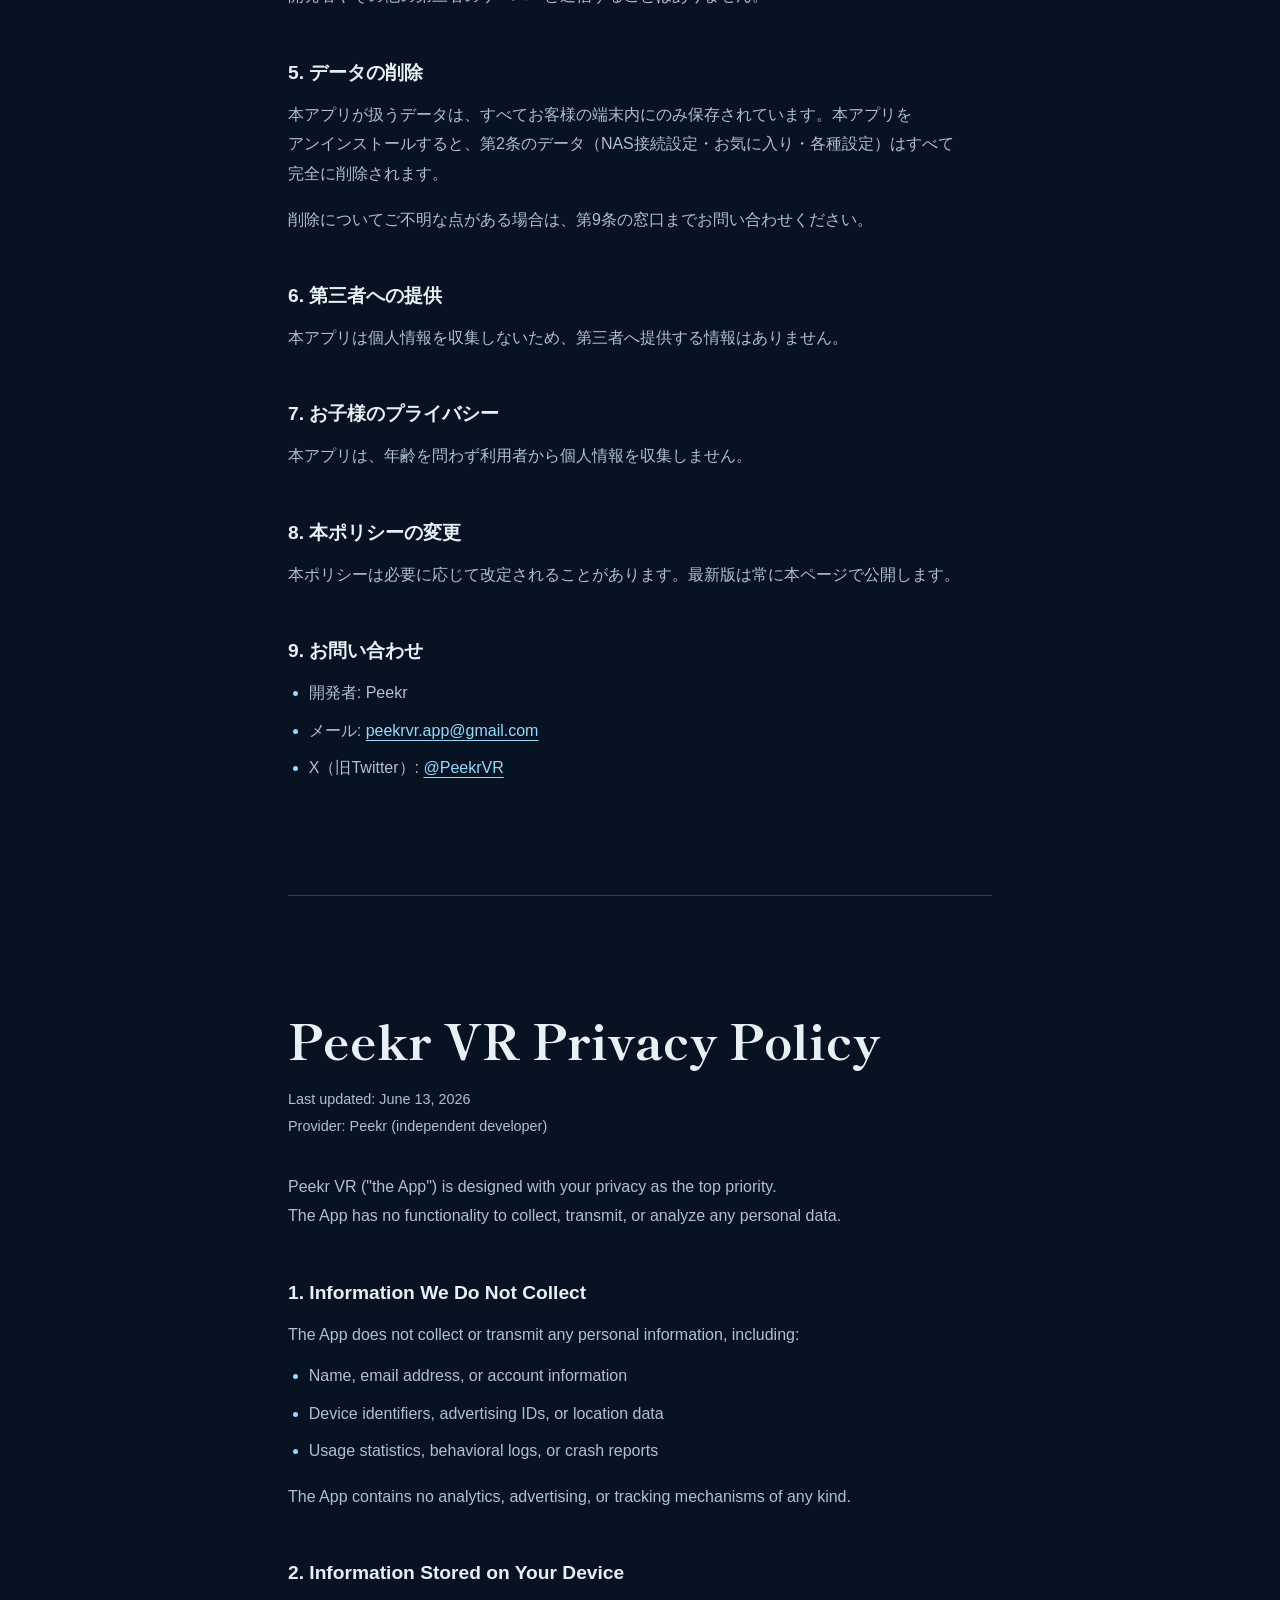
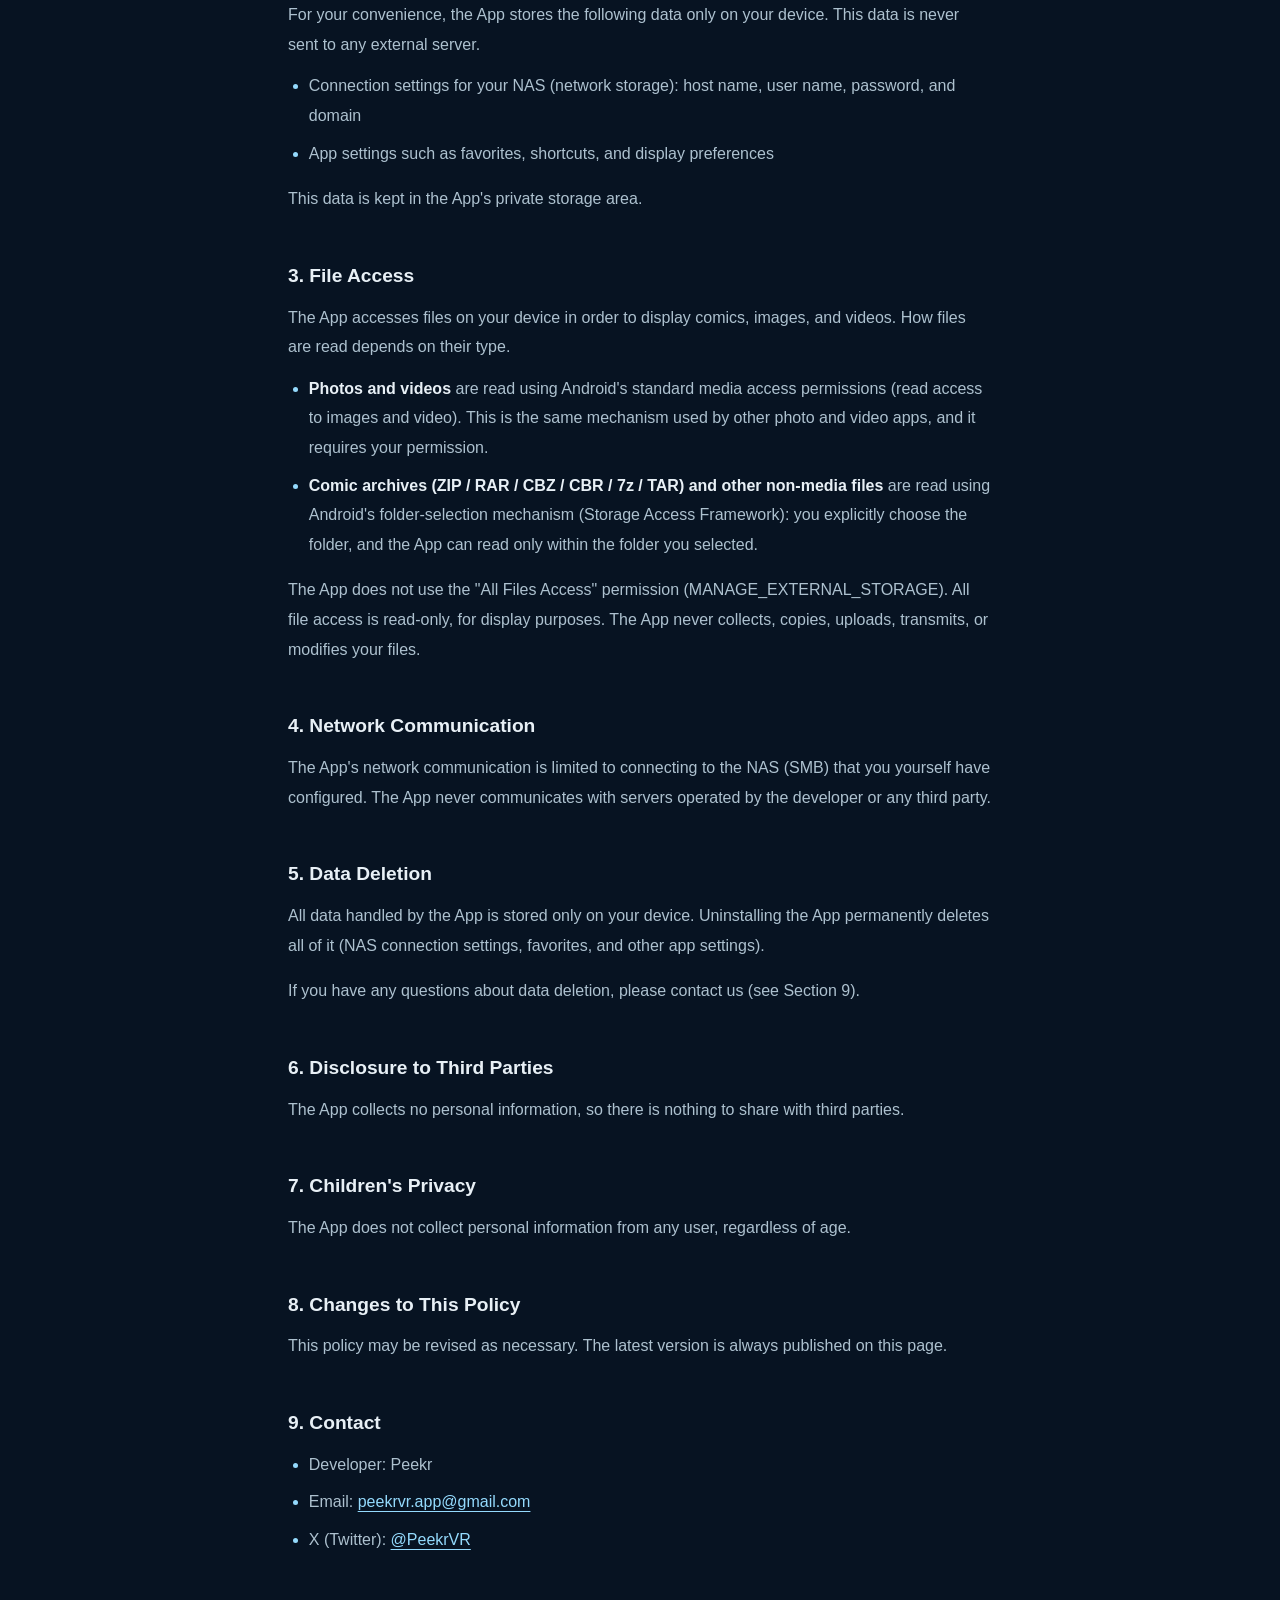
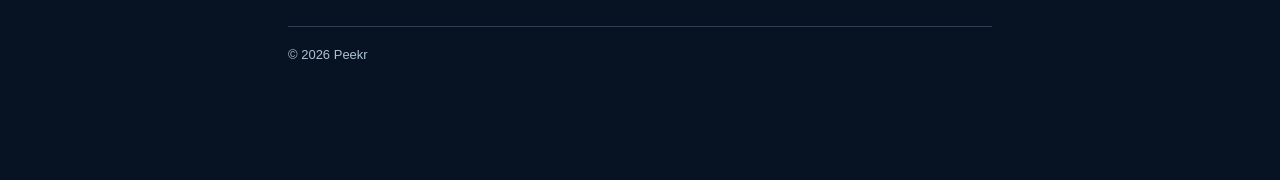
<file: privacy.html>
<!DOCTYPE html>
<html lang="ja">
<head>
<meta charset="utf-8">
<meta name="viewport" content="width=device-width, initial-scale=1">
<title>プライバシーポリシー / Privacy Policy — Peekr VR</title>
<meta name="description" content="Peekr VR のプライバシーポリシー。Peekr VR は個人データを収集しません。 / Peekr VR Privacy Policy. Peekr VR collects no personal data.">
<meta name="theme-color" content="#0b1424">
<link rel="icon" href="./assets/logo_68.png">
<link rel="stylesheet" href="./assets/tokens.css">
<link rel="stylesheet" href="./assets/site.css">
</head>
<body class="legal">
<main class="doc">
  <nav class="doc-nav"><a href="./index.html">&larr; Peekr VR</a> ｜ <a href="#ja">日本語</a> ｜ <a href="#en">English</a></nav>

  <section id="ja">
    <h1>Peekr VR プライバシーポリシー</h1>
    <p class="meta">最終更新日: 2026年6月13日<br>提供者: Peekr（個人開発）</p>

    <p>Peekr VR（以下「本アプリ」）は、お客様のプライバシーを最優先に設計されています。<br>
    本アプリは、利用者の個人データを収集・送信・解析する機能を一切持ちません。</p>

    <h2>1. 収集しない情報</h2>
    <p>本アプリは以下を含むいかなる個人情報も収集・外部送信しません。</p>
    <ul>
      <li>氏名、メールアドレス、アカウント情報</li>
      <li>端末識別子、広告ID、位置情報</li>
      <li>利用統計、行動ログ、クラッシュレポート</li>
    </ul>
    <p>本アプリには解析・広告・トラッキングのための仕組みが組み込まれていません。</p>

    <h2>2. 端末内に保存される情報</h2>
    <p>本アプリは、利用者の利便性のため以下を「お客様の端末内」にのみ保存します。これらが外部のサーバーへ送信されることはありません。</p>
    <ul>
      <li>NAS（ネットワークストレージ）への接続設定（ホスト名・ユーザー名・パスワード・ドメイン）</li>
      <li>お気に入り、ショートカット、表示設定などのアプリ設定</li>
    </ul>
    <p>これらの情報はアプリ専用の保存領域に置かれます。</p>

    <h2>3. ファイルへのアクセスについて</h2>
    <p>本アプリは、漫画・画像・動画を表示するために端末内のファイルへアクセスします。読み込み方法はファイルの種類によって異なります。</p>
    <ul>
      <li><strong>写真・動画</strong>は、Androidの標準的なメディアアクセス権（写真・動画への読み取り許可）を用いて読み込みます。これは他の写真・動画アプリと同じ仕組みで、お客様の許可が必要です。</li>
      <li><strong>漫画アーカイブ（ZIP / RAR / CBZ / CBR / 7z / TAR）など、メディア以外のファイル</strong>は、お客様ご自身に対象フォルダを選んでいただく方式（Androidの「フォルダ選択」＝Storage Access Framework）で読み込みます。本アプリがアクセスできるのは、お客様が選んだフォルダの中だけです。</li>
    </ul>
    <p>本アプリは「すべてのファイルへのアクセス」権限（MANAGE_EXTERNAL_STORAGE）は使用しません。本アプリがファイルに対して行うのは「表示のための読み取り」のみで、お客様のファイルを収集・複製・アップロード・送信・改変することはありません。</p>

    <h2>4. ネットワーク通信について</h2>
    <p>本アプリの通信は、お客様ご自身が設定したNAS（SMB）との接続に限られます。本アプリが、開発者やその他の第三者のサーバーと通信することはありません。</p>

    <h2>5. データの削除</h2>
    <p>本アプリが扱うデータは、すべてお客様の端末内にのみ保存されています。本アプリをアンインストールすると、第2条のデータ（NAS接続設定・お気に入り・各種設定）はすべて完全に削除されます。</p>
    <p>削除についてご不明な点がある場合は、第9条の窓口までお問い合わせください。</p>

    <h2>6. 第三者への提供</h2>
    <p>本アプリは個人情報を収集しないため、第三者へ提供する情報はありません。</p>

    <h2>7. お子様のプライバシー</h2>
    <p>本アプリは、年齢を問わず利用者から個人情報を収集しません。</p>

    <h2>8. 本ポリシーの変更</h2>
    <p>本ポリシーは必要に応じて改定されることがあります。最新版は常に本ページで公開します。</p>

    <h2>9. お問い合わせ</h2>
    <ul>
      <li>開発者: Peekr</li>
      <li>メール: <a href="mailto:peekrvr.app@gmail.com">peekrvr.app@gmail.com</a></li>
      <li>X（旧Twitter）: <a href="https://x.com/PeekrVR">@PeekrVR</a></li>
    </ul>
  </section>

  <hr class="lang">

  <section id="en" lang="en">
    <h1>Peekr VR Privacy Policy</h1>
    <p class="meta">Last updated: June 13, 2026<br>Provider: Peekr (independent developer)</p>

    <p>Peekr VR ("the App") is designed with your privacy as the top priority.<br>
    The App has no functionality to collect, transmit, or analyze any personal data.</p>

    <h2>1. Information We Do Not Collect</h2>
    <p>The App does not collect or transmit any personal information, including:</p>
    <ul>
      <li>Name, email address, or account information</li>
      <li>Device identifiers, advertising IDs, or location data</li>
      <li>Usage statistics, behavioral logs, or crash reports</li>
    </ul>
    <p>The App contains no analytics, advertising, or tracking mechanisms of any kind.</p>

    <h2>2. Information Stored on Your Device</h2>
    <p>For your convenience, the App stores the following data only on your device. This data is never sent to any external server.</p>
    <ul>
      <li>Connection settings for your NAS (network storage): host name, user name, password, and domain</li>
      <li>App settings such as favorites, shortcuts, and display preferences</li>
    </ul>
    <p>This data is kept in the App's private storage area.</p>

    <h2>3. File Access</h2>
    <p>The App accesses files on your device in order to display comics, images, and videos. How files are read depends on their type.</p>
    <ul>
      <li><strong>Photos and videos</strong> are read using Android's standard media access permissions (read access to images and video). This is the same mechanism used by other photo and video apps, and it requires your permission.</li>
      <li><strong>Comic archives (ZIP / RAR / CBZ / CBR / 7z / TAR) and other non-media files</strong> are read using Android's folder-selection mechanism (Storage Access Framework): you explicitly choose the folder, and the App can read only within the folder you selected.</li>
    </ul>
    <p>The App does not use the "All Files Access" permission (MANAGE_EXTERNAL_STORAGE). All file access is read-only, for display purposes. The App never collects, copies, uploads, transmits, or modifies your files.</p>

    <h2>4. Network Communication</h2>
    <p>The App's network communication is limited to connecting to the NAS (SMB) that you yourself have configured. The App never communicates with servers operated by the developer or any third party.</p>

    <h2>5. Data Deletion</h2>
    <p>All data handled by the App is stored only on your device. Uninstalling the App permanently deletes all of it (NAS connection settings, favorites, and other app settings).</p>
    <p>If you have any questions about data deletion, please contact us (see Section 9).</p>

    <h2>6. Disclosure to Third Parties</h2>
    <p>The App collects no personal information, so there is nothing to share with third parties.</p>

    <h2>7. Children's Privacy</h2>
    <p>The App does not collect personal information from any user, regardless of age.</p>

    <h2>8. Changes to This Policy</h2>
    <p>This policy may be revised as necessary. The latest version is always published on this page.</p>

    <h2>9. Contact</h2>
    <ul>
      <li>Developer: Peekr</li>
      <li>Email: <a href="mailto:peekrvr.app@gmail.com">peekrvr.app@gmail.com</a></li>
      <li>X (Twitter): <a href="https://x.com/PeekrVR">@PeekrVR</a></li>
    </ul>
  </section>

  <footer>&copy; 2026 Peekr</footer>
</main>
</body>
</html>
</file>
<file: assets/tokens.css>
/* Hallmark · genre: atmospheric · theme: custom (brand sky #9ED6FA) · design-system: design.md
 * vibe: "dark room, curved panel, horizon, yellow laser" · axes: dark / classical-serif (mincho) / cool
 */
@font-face {
  font-family: "Shippori Mincho B1";
  src: url("./fonts/shippori-b1-800-sub.woff2") format("woff2");
  font-weight: 800; font-style: normal; font-display: swap;
}
@font-face {
  font-family: "JetBrains Mono";
  src: url("./fonts/jetbrainsmono-sub.woff2") format("woff2");
  font-weight: 400 700; font-style: normal; font-display: swap;
}
:root {
  color-scheme: dark;
  --color-void:       oklch(18.5% 0.035 252);
  --color-paper-2:    oklch(22.5% 0.04 252);
  --color-paper-3:    oklch(27% 0.045 252);
  --color-rule:       oklch(36% 0.04 252);
  --color-ink:        oklch(95% 0.012 240);
  --color-ink-2:      oklch(80% 0.03 240);
  --color-accent:     oklch(85.5% 0.085 230);
  --color-accent-hi:  oklch(91% 0.06 230);
  --color-accent-ink: oklch(19% 0.045 252);
  --color-laser:      oklch(89% 0.17 100);
  --color-horizon:    oklch(40% 0.12 12);
  --color-horizon-0:  oklch(40% 0.12 12 / 0);
  --color-void-0:     oklch(18.5% 0.035 252 / 0);
  --color-shade:      oklch(10% 0.03 252 / 0.55);

  --font-display: "Shippori Mincho B1", "Hiragino Mincho ProN", "Yu Mincho", serif;
  --font-body: "Hiragino Sans", "Hiragino Kaku Gothic ProN", "Yu Gothic UI", "Yu Gothic", Meiryo, sans-serif;
  --font-mono: "JetBrains Mono", ui-monospace, "Cascadia Mono", monospace;

  --space-3xs: 0.25rem; --space-2xs: 0.5rem; --space-xs: 0.75rem;
  --space-sm: 1rem; --space-md: 1.5rem; --space-lg: 2rem;
  --space-xl: 3rem; --space-2xl: 4.5rem; --space-3xl: 7rem; --space-4xl: 10rem;
  --gutter: clamp(1rem, 4vw, 4rem);

  --text-xs: 0.8125rem; --text-sm: 0.9rem; --text-md: 1rem; --text-lg: 1.2rem;
  --text-xl: clamp(1.4rem, 1rem + 1.4vw, 1.9rem);
  --text-2xl: clamp(1.75rem, 1.1rem + 2.6vw, 3rem);
  --text-display: clamp(1.95rem, 0.9rem + 4.6vw, 4.9rem);

  --ease-out: cubic-bezier(0.16, 1, 0.3, 1);
  --ease-in: cubic-bezier(0.7, 0, 0.84, 0);
  --dur-micro: 120ms; --dur-short: 220ms; --dur-long: 420ms;

  --radius-panel: 10px; --radius-pill: 999px;
  --rule-hair: 1px;
  --z-base: 1; --z-nav: 10;
}
</file>
<file: assets/site.css>
/* Hallmark · genre: atmospheric · macrostructure: Feature Stack (index) / Long Document (press, privacy)
 * theme: custom · enrichment: E-custom CSS-3D curved panel (Tier A) + real trailer excerpt · nav: N9 · footer: Ft5
 * design-system: design.md · designed-as-app
 * pre-emit critique: P5 H4 E4 S5 R4 V5
 */

/* ---------- base ---------- */
*, *::before, *::after { box-sizing: border-box; }
html, body { overflow-x: clip; }
html { -webkit-text-size-adjust: 100%; scroll-padding-top: var(--space-xl); }
body {
  margin: 0;
  background: var(--color-void);
  color: var(--color-ink);
  font-family: var(--font-body);
  font-size: var(--text-md);
  line-height: 1.85;
  font-weight: 400;
  -webkit-font-smoothing: antialiased;
}
img, video { max-width: 100%; display: block; }
h1, h2, h3 { font-style: normal; margin: 0; overflow-wrap: anywhere; min-width: 0; word-break: auto-phrase; }
p { margin: 0; text-wrap: pretty; }
:lang(ja) p, :lang(ja) li, :lang(ja) dd, :lang(ja) figcaption { word-break: auto-phrase; }
h1, h2, h3, .end__line { text-wrap: balance; }
a { color: var(--color-accent); text-underline-offset: 0.22em; text-decoration-thickness: 1px; }
a:hover { color: var(--color-accent-hi); text-decoration-color: var(--color-laser); }
:focus-visible { outline: 2px solid var(--color-laser); outline-offset: 3px; border-radius: 4px; }
.vh { position: absolute; width: 1px; height: 1px; overflow: hidden; clip-path: inset(50%); white-space: nowrap; }
.mono { font-family: var(--font-mono); letter-spacing: 0; }

/* language switch (index): only the active language is rendered */
html.ja [data-l="en"], html.en [data-l="ja"] { display: none !important; }

/* ---------- nav · N9 edge-aligned ---------- */
.nav {
  position: relative; z-index: var(--z-nav);
  display: flex; align-items: center; justify-content: space-between; gap: var(--space-sm);
  padding: var(--space-sm) var(--gutter);
}
.wordmark {
  display: inline-flex; align-items: center; gap: var(--space-2xs);
  color: var(--color-ink); text-decoration: none; white-space: nowrap;
  font-family: var(--font-display); font-weight: 800; font-size: var(--text-lg); letter-spacing: 0.01em;
}
.wordmark img { width: 34px; height: 34px; }
.wordmark:hover { color: var(--color-ink); }
.nav__end { display: flex; align-items: center; gap: var(--space-xs); }
.langsw { display: inline-flex; border: var(--rule-hair) solid var(--color-rule); border-radius: var(--radius-pill); padding: 2px; }
.langsw button {
  font: inherit; font-size: var(--text-xs); line-height: 1; white-space: nowrap;
  min-height: 32px; padding: 0 var(--space-xs); border: 0; border-radius: var(--radius-pill);
  background: transparent; color: var(--color-ink-2); cursor: pointer;
  transition: background-color var(--dur-micro) var(--ease-out), color var(--dur-micro) var(--ease-out);
}
.langsw button[aria-pressed="true"] { background: var(--color-ink); color: var(--color-accent-ink); font-weight: 700; }
.nav__store { display: none !important; }

/* ---------- buttons ---------- */
.btn {
  display: inline-flex; align-items: center; justify-content: center; gap: var(--space-2xs);
  min-height: 52px; padding: 0 var(--space-md);
  border-radius: var(--radius-pill);
  background: var(--color-accent); color: var(--color-accent-ink);
  font-weight: 700; font-size: var(--text-sm); text-decoration: none; white-space: nowrap;
  transition: transform var(--dur-micro) var(--ease-out), background-color var(--dur-micro) var(--ease-out);
}
.btn:hover { background: var(--color-accent-hi); color: var(--color-accent-ink); }
.btn:active { transform: translateY(1px); }
.btn svg { width: 16px; height: 16px; flex: none; }
.btn--ghost { background: transparent; color: var(--color-ink); border: var(--rule-hair) solid var(--color-rule); min-height: 40px; padding: 0 var(--space-sm); font-weight: 400; font-size: var(--text-xs); }
.btn--ghost:hover { background: var(--color-paper-2); color: var(--color-ink); }

/* ---------- hero ---------- */
.hero {
  position: relative;
  display: grid; gap: var(--space-lg);
  padding: var(--space-lg) var(--gutter) var(--space-lg);
  isolation: isolate;
}
.hero::before { /* the horizon under the panel */
  content: ""; position: absolute; z-index: -1; inset: auto 0 0 0; height: 70%;
  background: radial-gradient(ellipse 75% 34% at 62% 62%, var(--color-horizon), var(--color-horizon-0) 70%);
  opacity: 0.85; pointer-events: none;
}
.stage::after { /* horizon line */
  content: ""; position: absolute; z-index: -1; left: -20%; right: -20%; top: 86%; height: 1px;
  background: linear-gradient(90deg, var(--color-void-0), var(--color-rule) 30%, var(--color-rule) 70%, var(--color-void-0));
  pointer-events: none;
}
.hero__text { display: grid; gap: var(--space-md); align-content: start; max-width: 36rem; }
.hero h1 {
  font-family: var(--font-display); font-weight: 800;
  font-size: var(--text-display); line-height: 1.16; letter-spacing: 0.005em;
}
html.en .hero h1 { line-height: 1.08; letter-spacing: -0.005em; }
.hero__sub { color: var(--color-ink-2); font-size: var(--text-md); max-width: 30rem; }
.hero__sub strong { color: var(--color-ink); font-weight: 700; }
.buy { display: grid; gap: var(--space-xs); justify-items: start; margin-top: var(--space-2xs); }
.buy__meta { color: var(--color-ink-2); font-size: var(--text-xs); line-height: 1.6; }
.buy__price { color: var(--color-ink); font-weight: 700; font-variant-numeric: tabular-nums; }

/* curved panel — 14 slices of the key visual on a concave cylinder */
.stage {
  --W: 84cqw; --n: 14; --sw: calc(var(--W) / 14);
  --R: calc(var(--W) / 1.2217);           /* arc 70deg = 1.2217 rad, 5deg per slice */
  container-type: inline-size;
  position: relative; margin: 0;
}
.stage__box { position: relative; width: 100%; aspect-ratio: 16 / 10.4; perspective: 760px; perspective-origin: 50% 42%; }
.stage__rig {
  position: absolute; inset: 0;
  transform-style: preserve-3d;
  transform: rotateX(var(--rx, 0deg)) rotateY(var(--ry, 0deg));
  transition: transform 700ms var(--ease-out);
  animation: settle 1400ms var(--ease-out) both;
}
@keyframes settle { from { transform: translateZ(-120px) rotateY(-10deg) rotateX(3deg); } }
.screen { position: absolute; left: 0; right: 0; top: 8%; height: calc(var(--W) * 0.5625); transform-style: preserve-3d; }
.screen span {
  position: absolute; top: 0; height: 100%;
  left: calc(50% - var(--sw) / 2);
  width: calc(var(--sw) + 1px);
  background-image: url("./trailer_poster.jpg");
  background-image: image-set(url("./trailer_poster.webp") type("image/webp"), url("./trailer_poster.jpg") type("image/jpeg"));
  background-size: var(--W) 100%;
  background-position: calc(var(--i) * var(--sw) * -1) 0;
  transform: translateZ(var(--R)) rotateY(calc((6.5 - var(--i)) * 5deg)) translateZ(calc(var(--R) * -1));
  backface-visibility: hidden;
}
.screen span:first-child { border-radius: var(--radius-panel) 0 0 var(--radius-panel); }
.screen span:last-child { border-radius: 0 var(--radius-panel) var(--radius-panel) 0; }
.stage figcaption { margin-top: var(--space-2xs); color: var(--color-ink-2); font-size: var(--text-xs); text-align: center; }

/* ---------- walkthrough · Feature Stack ---------- */
.walk { padding: var(--space-xl) var(--gutter) var(--space-2xl); display: grid; gap: var(--space-2xl); }
.walk__intro { max-width: 40rem; display: grid; gap: var(--space-sm); }
.walk__intro h2 { font-family: var(--font-display); font-weight: 800; font-size: var(--text-2xl); line-height: 1.3; }
.walk__intro p { color: var(--color-ink-2); }
.step { display: grid; gap: var(--space-lg); }
.step__text { display: grid; gap: var(--space-sm); align-content: start; max-width: 32rem; }
.step h3 {
  font-family: var(--font-display); font-weight: 800; font-size: var(--text-2xl); line-height: 1.25;
  display: flex; align-items: baseline; gap: var(--space-xs);
}
.step h3::before { /* the pointer dot */
  content: ""; flex: none; width: 0.42em; height: 0.42em; border-radius: 50%;
  background: var(--color-laser); transform: translateY(-0.12em);
}
.step p { color: var(--color-ink-2); }
.step__figs { display: grid; gap: var(--space-lg); min-width: 0; }
.panel { margin: 0; display: grid; gap: var(--space-2xs); min-width: 0; }
.panel picture { display: block; }
.panel img, .panel video {
  width: 100%; height: auto; aspect-ratio: 16 / 9; object-fit: cover;
  border-radius: var(--radius-panel);
  background: var(--color-paper-3);
  outline: var(--rule-hair) solid var(--color-rule); outline-offset: -1px;
}
.panel figcaption { color: var(--color-ink-2); font-size: var(--text-xs); line-height: 1.6; }
.ext {
  display: flex; flex-wrap: wrap; gap: var(--space-2xs) var(--space-xs);
  font-family: var(--font-mono); font-size: clamp(0.95rem, 0.7rem + 1vw, 1.2rem); line-height: 1.2; color: var(--color-ink);
  margin: var(--space-2xs) 0 0; padding: 0; list-style: none;
}
.ext li { white-space: nowrap; }
.ext li::before { content: "."; color: var(--color-laser); }
.credit { color: var(--color-ink-2); font-size: var(--text-xs); line-height: 1.6; }

/* ---------- privacy band ---------- */
.quiet {
  background: var(--color-paper-2);
  padding: var(--space-3xl) var(--gutter);
  display: grid; gap: var(--space-lg);
}
.quiet h2 { font-family: var(--font-display); font-weight: 800; font-size: var(--text-display); line-height: 1.15; max-width: 14em; }
.quiet__body { display: grid; gap: var(--space-md); max-width: 38rem; }
.quiet__body > p { font-size: var(--text-lg); color: var(--color-ink); line-height: 1.8; }
.facts { margin: 0; padding: 0; list-style: none; display: grid; gap: 0; border-top: var(--rule-hair) solid var(--color-rule); }
.facts li { padding: var(--space-xs) 0; border-bottom: var(--rule-hair) solid var(--color-rule); color: var(--color-ink-2); display: flex; gap: var(--space-sm); }
.facts li::before { content: ""; flex: none; width: 6px; height: 6px; margin-top: 0.75em; background: var(--color-accent); }

/* ---------- news ---------- */
.news { padding: var(--space-2xl) var(--gutter); display: grid; gap: var(--space-md); }
.news h2 { font-family: var(--font-display); font-weight: 800; font-size: var(--text-xl); line-height: 1.35; display: grid; gap: var(--space-2xs); }
.news .ver { font-family: var(--font-mono); font-size: var(--text-sm); font-weight: 700; color: var(--color-laser); letter-spacing: 0.02em; }
.news p { color: var(--color-ink-2); max-width: 44rem; }
.news strong { color: var(--color-ink); }

/* ---------- trailer ---------- */
.reel { padding: var(--space-xl) var(--gutter) var(--space-2xl); }
.reel__btn {
  position: relative; display: block; width: 100%; max-width: 72rem; margin: 0 auto;
  padding: 0; border: 0; background: var(--color-paper-3); cursor: pointer; color: var(--color-ink);
  border-radius: var(--radius-panel); overflow: hidden; text-decoration: none;
}
.reel__btn picture { display: block; }
.reel__btn img { width: 100%; height: auto; aspect-ratio: 16 / 9; object-fit: cover; opacity: 0.72; transition: opacity var(--dur-short) var(--ease-out); }
.reel__btn:hover img { opacity: 0.85; }
.reel__label {
  position: absolute; left: var(--space-md); bottom: var(--space-md);
  display: inline-flex; align-items: center; gap: var(--space-xs); white-space: nowrap;
  background: var(--color-void); color: var(--color-ink);
  padding: var(--space-2xs) var(--space-md) var(--space-2xs) var(--space-xs);
  border-radius: var(--radius-pill); font-weight: 700; font-size: var(--text-sm);
}
.reel__label svg { width: 28px; height: 28px; }
.reel__label .mono { font-weight: 400; color: var(--color-ink-2); font-size: var(--text-xs); }
.reel video { width: 100%; max-width: 72rem; margin: 0 auto; aspect-ratio: 16 / 9; border-radius: var(--radius-panel); background: var(--color-void); }

/* ---------- spec ---------- */
.spec { padding: var(--space-2xl) var(--gutter); display: grid; gap: var(--space-lg); }
.spec h2 { font-family: var(--font-display); font-weight: 800; font-size: var(--text-xl); }
.spec dl { margin: 0; display: grid; border-top: var(--rule-hair) solid var(--color-rule); }
.spec .row { display: grid; gap: var(--space-3xs); padding: var(--space-sm) 0; border-bottom: var(--rule-hair) solid var(--color-rule); }
.spec dt { color: var(--color-ink); font-weight: 700; font-size: var(--text-sm); }
.spec dd { margin: 0; color: var(--color-ink-2); min-width: 0; overflow-wrap: anywhere; }

/* ---------- footer · Ft5 statement ---------- */
.end { padding: var(--space-3xl) var(--gutter) var(--space-lg); display: grid; gap: var(--space-xl); position: relative; isolation: isolate; }
.end::before {
  content: ""; position: absolute; z-index: -1; inset: 0;
  background: radial-gradient(ellipse 70% 45% at 30% 100%, var(--color-horizon), var(--color-horizon-0) 70%);
  opacity: 0.55; pointer-events: none;
}
.end__line { font-family: var(--font-display); font-weight: 800; font-size: var(--text-2xl); line-height: 1.35; max-width: 24em; word-break: auto-phrase; }
.end .buy { margin: 0; }
.end__meta {
  display: flex; flex-wrap: wrap; gap: var(--space-xs) var(--space-md); align-items: baseline;
  padding-top: var(--space-sm); border-top: var(--rule-hair) solid var(--color-rule);
  color: var(--color-ink-2); font-size: var(--text-xs);
}
.end__meta nav { display: flex; flex-wrap: wrap; gap: var(--space-2xs) var(--space-md); }
.end__meta a { white-space: nowrap; display: inline-block; padding: var(--space-3xs) 0; }
.end__copy { margin-left: auto; }

/* ---------- document pages (press, privacy) ---------- */
.doc { max-width: calc(44rem + 2 * var(--gutter)); margin: 0 auto; padding: var(--space-lg) var(--gutter) var(--space-3xl); }
.doc h1 { font-family: var(--font-display); font-weight: 800; font-size: var(--text-2xl); line-height: 1.3; margin: 0 0 var(--space-sm); }
.doc h2 { font-size: var(--text-lg); font-weight: 700; line-height: 1.5; margin: var(--space-xl) 0 var(--space-xs); color: var(--color-ink); }
.doc p, .doc li { color: var(--color-ink-2); }
.doc p + p { margin-top: var(--space-sm); }
.doc ul { padding-left: 1.3em; margin: var(--space-xs) 0 var(--space-sm); }
.doc li + li { margin-top: var(--space-2xs); }
.doc li::marker { color: var(--color-accent); }
.doc strong { color: var(--color-ink); }
.doc .meta { color: var(--color-ink-2); font-size: var(--text-sm); margin-bottom: var(--space-lg); }
.doc .lead { color: var(--color-ink); }
.doc footer { color: var(--color-ink-2); font-size: var(--text-xs); margin-top: var(--space-2xl); padding-top: var(--space-sm); border-top: var(--rule-hair) solid var(--color-rule); }
.doc-nav { font-size: var(--text-sm); color: var(--color-ink-2); margin-bottom: var(--space-xl); }
.doc-nav a { display: inline-block; padding: var(--space-3xs) 0; white-space: nowrap; }
hr.lang { border: 0; border-top: var(--rule-hair) solid var(--color-rule); margin: var(--space-3xl) 0; position: relative; overflow: visible; }

/* press */
.press-head { display: grid; gap: var(--space-sm); padding-bottom: var(--space-lg); border-bottom: var(--rule-hair) solid var(--color-rule); }
.press-head h1 { font-size: var(--text-display); line-height: 1.1; margin: 0; }
.press-head .tagline { color: var(--color-ink); font-size: var(--text-lg); line-height: 1.7; }
.kit-sec { padding: var(--space-lg) 0; border-bottom: var(--rule-hair) solid var(--color-rule); }
.kit-sec h2 { margin: 0 0 var(--space-xs); }
.kit-sec .btns { display: flex; flex-wrap: wrap; gap: var(--space-xs); margin-top: var(--space-sm); }
.facts-tbl { width: 100%; border-collapse: collapse; font-size: var(--text-sm); }
.facts-tbl th, .facts-tbl td { text-align: left; vertical-align: top; padding: var(--space-xs) 0; border-bottom: var(--rule-hair) solid var(--color-rule); }
.facts-tbl tr:last-child th, .facts-tbl tr:last-child td { border-bottom: 0; }
.facts-tbl th { color: var(--color-ink); font-weight: 700; width: 38%; padding-right: var(--space-sm); }
.facts-tbl td { color: var(--color-ink-2); font-variant-numeric: tabular-nums; overflow-wrap: anywhere; }
.hl { list-style: none; padding: 0 !important; display: grid; gap: 0 !important; }
.hl li { padding: var(--space-xs) 0 var(--space-xs) var(--space-md); border-bottom: var(--rule-hair) solid var(--color-rule); position: relative; margin: 0 !important; }
.hl li:last-child { border-bottom: 0; }
.hl li::before { content: ""; position: absolute; left: 0; top: 1.28em; width: 7px; height: 7px; border-radius: 50%; background: var(--color-laser); }

/* ---------- ≥ 40rem ---------- */
@media (min-width: 40rem) {
  html.ja .nav__store[data-l="ja"], html.en .nav__store[data-l="en"], .nav__store:not([data-l]) { display: inline-flex !important; }
  .facts { grid-template-columns: minmax(0, 1fr) minmax(0, 1fr); column-gap: var(--space-lg); }
  .spec .row { grid-template-columns: minmax(0, 12rem) minmax(0, 1fr); gap: var(--space-md); }
}

/* ---------- ≥ 60rem ---------- */
@media (min-width: 60rem) {
  .hero {
    grid-template-columns: minmax(0, 6fr) minmax(0, 6fr);
    align-items: center; gap: var(--space-lg);
    padding-top: var(--space-2xl); padding-bottom: var(--space-xl);
  }
  .hero__text { padding-bottom: var(--space-xl); max-width: none; }
  .hero h1 { font-size: clamp(2.6rem, 1rem + 3.1vw, 4rem); }
  .hero h1 .ln { white-space: nowrap; }
  .walk { gap: var(--space-4xl); padding-top: var(--space-2xl); }
  .step { grid-template-columns: minmax(0, 5fr) minmax(0, 7fr); gap: var(--space-2xl); align-items: start; }
  .step h3 { font-size: clamp(2rem, 0.8rem + 1.9vw, 2.75rem); }
  .step__text { position: sticky; top: 22vh; padding-top: var(--space-xl); }
  .step--flip { grid-template-columns: minmax(0, 7fr) minmax(0, 5fr); }
  .step--flip .step__text { order: 2; }
  .step__figs { gap: var(--space-2xl); }
  .step__figs--pair .panel:nth-child(2) { width: 82%; justify-self: end; }
  .quiet { grid-template-columns: minmax(0, 6fr) minmax(0, 5fr); align-items: end; padding-block: var(--space-4xl); }
  .news { grid-template-columns: minmax(0, 4fr) minmax(0, 7fr); gap: var(--space-2xl); align-items: start; }
  .spec { grid-template-columns: minmax(0, 4fr) minmax(0, 7fr); gap: var(--space-2xl); align-items: start; }
  .end { padding-top: var(--space-4xl); }
}
@media (min-width: 90rem) {
  .hero, .walk, .quiet, .news, .spec, .end, .reel { padding-left: max(var(--gutter), calc((100% - 84rem) / 2)); }
  .walk, .quiet, .news, .spec, .end, .reel { padding-right: max(var(--gutter), calc((100% - 84rem) / 2)); }
}

/* panels turn to face the viewer as they reach the middle (progressive) */
@supports (animation-timeline: view()) {
  @media (prefers-reduced-motion: no-preference) and (min-width: 60rem) {
    .step .panel { animation: face linear both; animation-timeline: view(); animation-range: entry 0% cover 45%; }
    .step--flip .panel { --tilt: -1; }
    @keyframes face {
      from { transform: perspective(1400px) rotateY(calc(var(--tilt, 1) * -12deg)) rotateX(2deg) translateZ(-40px); opacity: 0.55; }
      to { transform: none; opacity: 1; }
    }
  }
}

@media (prefers-reduced-motion: reduce) {
  *, *::before, *::after { animation-duration: 1ms !important; animation-iteration-count: 1 !important; transition-duration: 120ms !important; }
  .stage__rig { animation: none; transform: none !important; }
}

/* press visual */
.press-visual { margin: var(--space-lg) 0 var(--space-sm); }
.press-visual img { width: 100%; height: auto; border-radius: var(--radius-panel); outline: var(--rule-hair) solid var(--color-rule); outline-offset: -1px; }
.kit-sec--codes { }

/* narrow screens: trailer label sits under the frame */
@media (max-width: 39.99rem) {
  .reel__label { position: static; margin: var(--space-xs) var(--space-xs) var(--space-xs); background: transparent; padding: 0; }
  .reel__btn { background: var(--color-paper-2); }
  .facts-tbl, .facts-tbl tbody, .facts-tbl tr, .facts-tbl th, .facts-tbl td { display: block; width: auto; }
  .facts-tbl th { padding: var(--space-xs) 0 0; border-bottom: 0; }
  .facts-tbl td { padding: 0 0 var(--space-xs); }
}
@media (min-width: 60rem) { .hero { padding-bottom: var(--space-xl); } }

/* document pages: the same horizon, faint, at the top */
body.legal, body.presskit { position: relative; isolation: isolate; }
body.legal::before, body.presskit::before {
  content: ""; position: absolute; z-index: -1; inset: 0 0 auto 0; height: 34rem; pointer-events: none;
  background: radial-gradient(ellipse 60% 55% at 50% 0%, var(--color-horizon), var(--color-horizon-0) 70%);
  opacity: 0.45;
}

.kit-sec:last-of-type { border-bottom: 0; }

/* keep 3D panels and the horizon inside their section (no layout overflow at all) */
.hero, .walk, .end, .reel { overflow-x: clip; }
</file>
